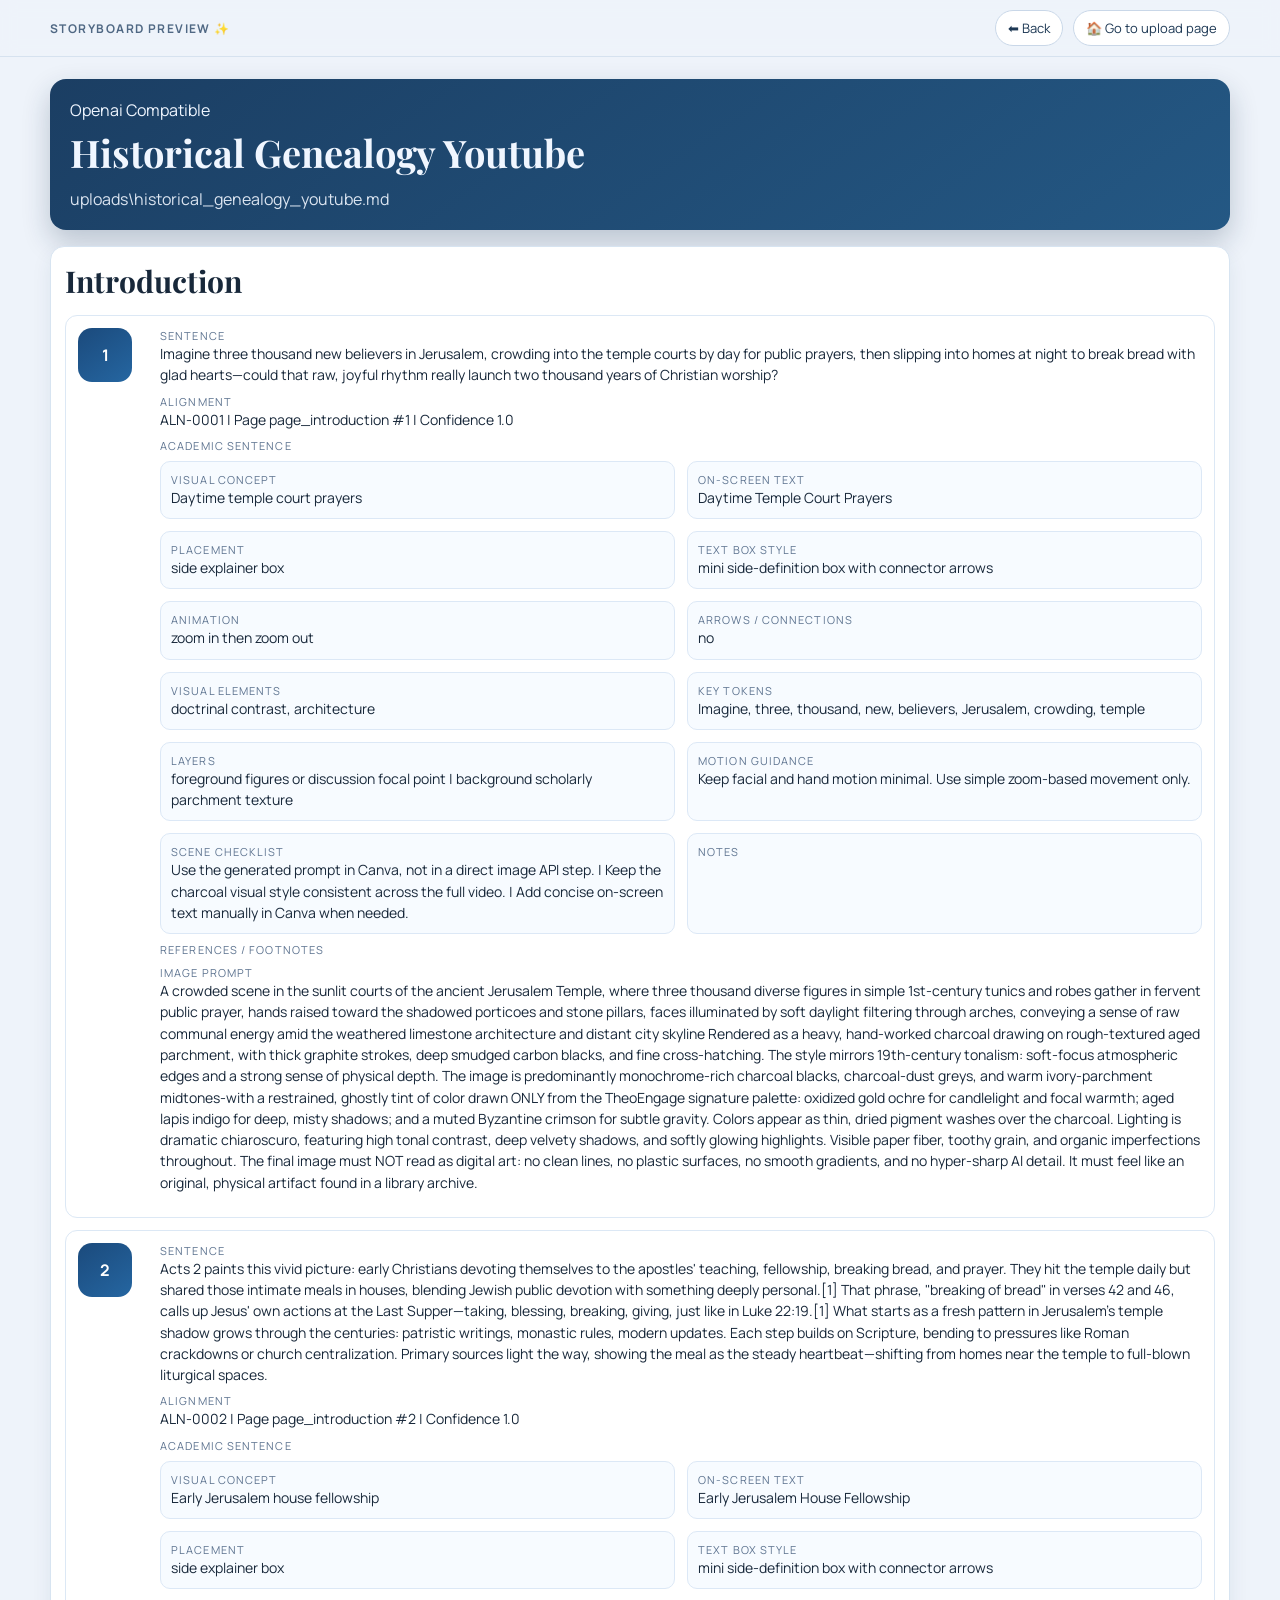
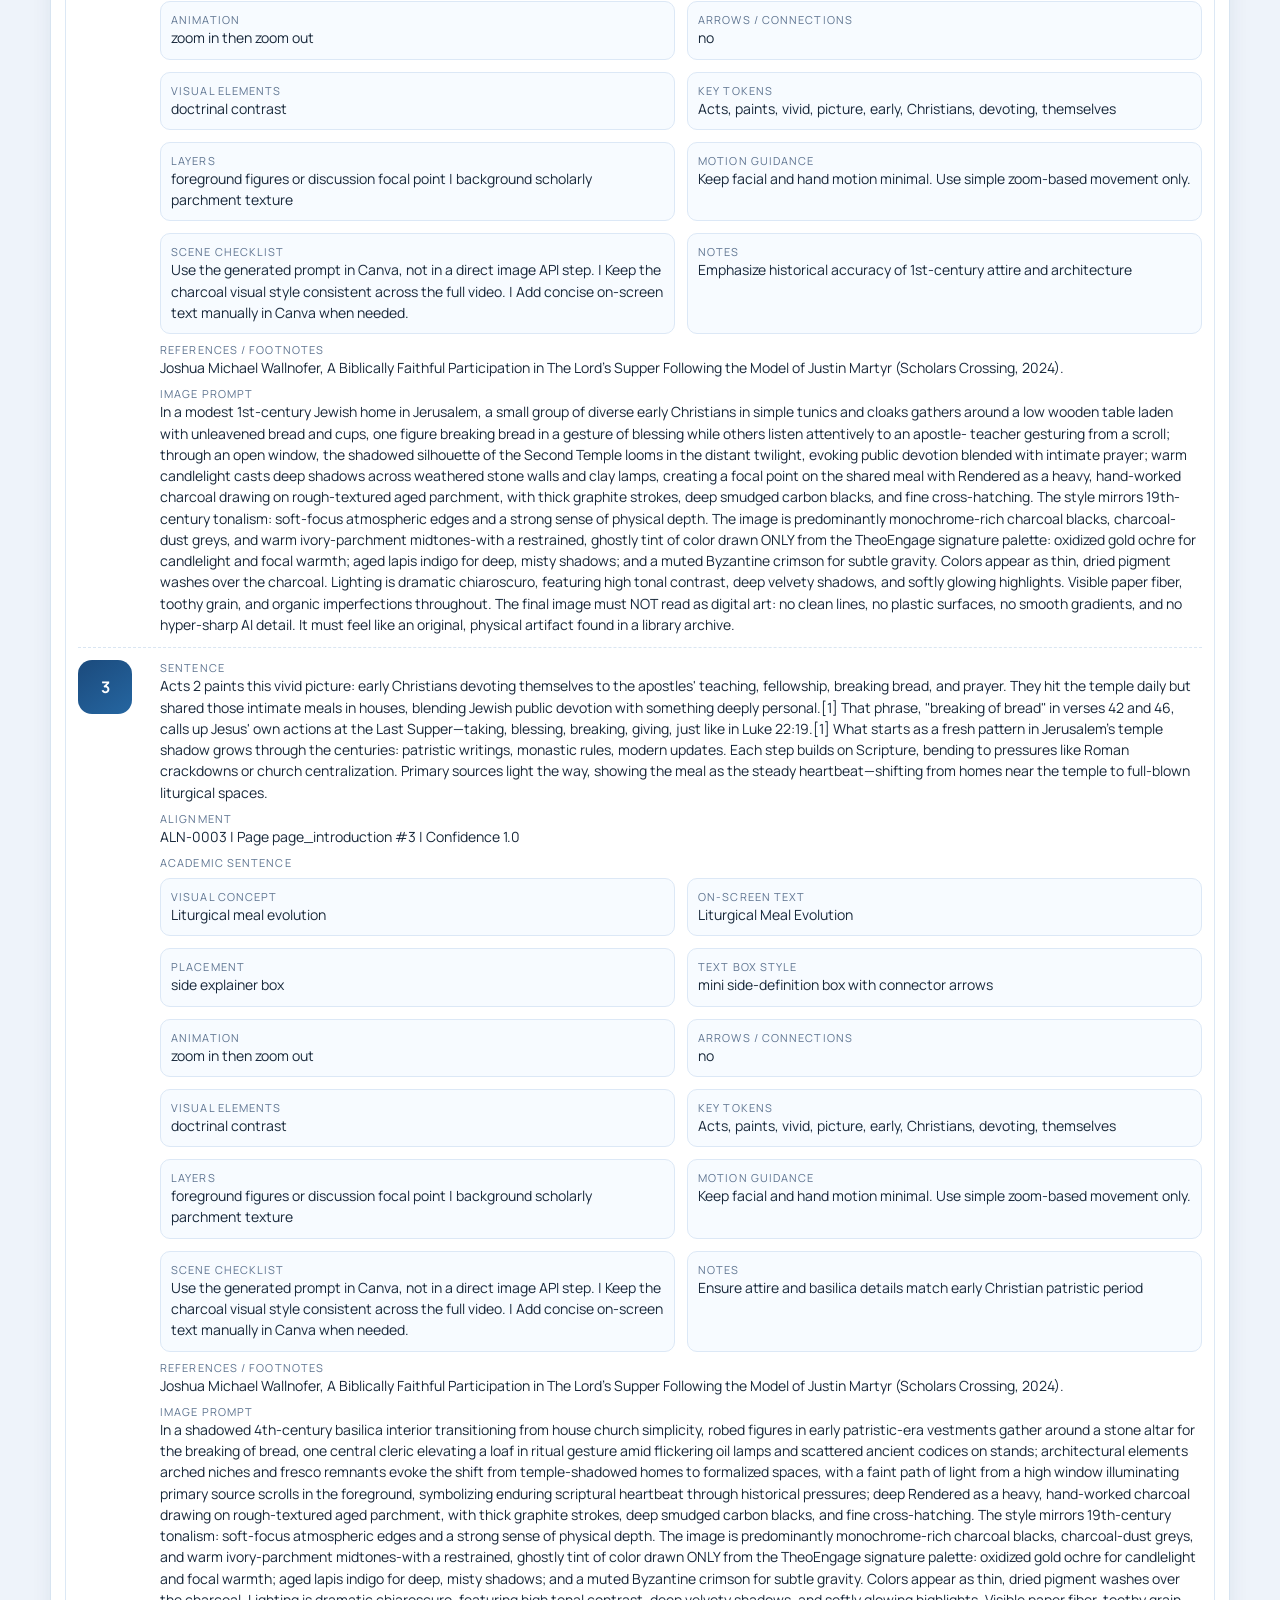
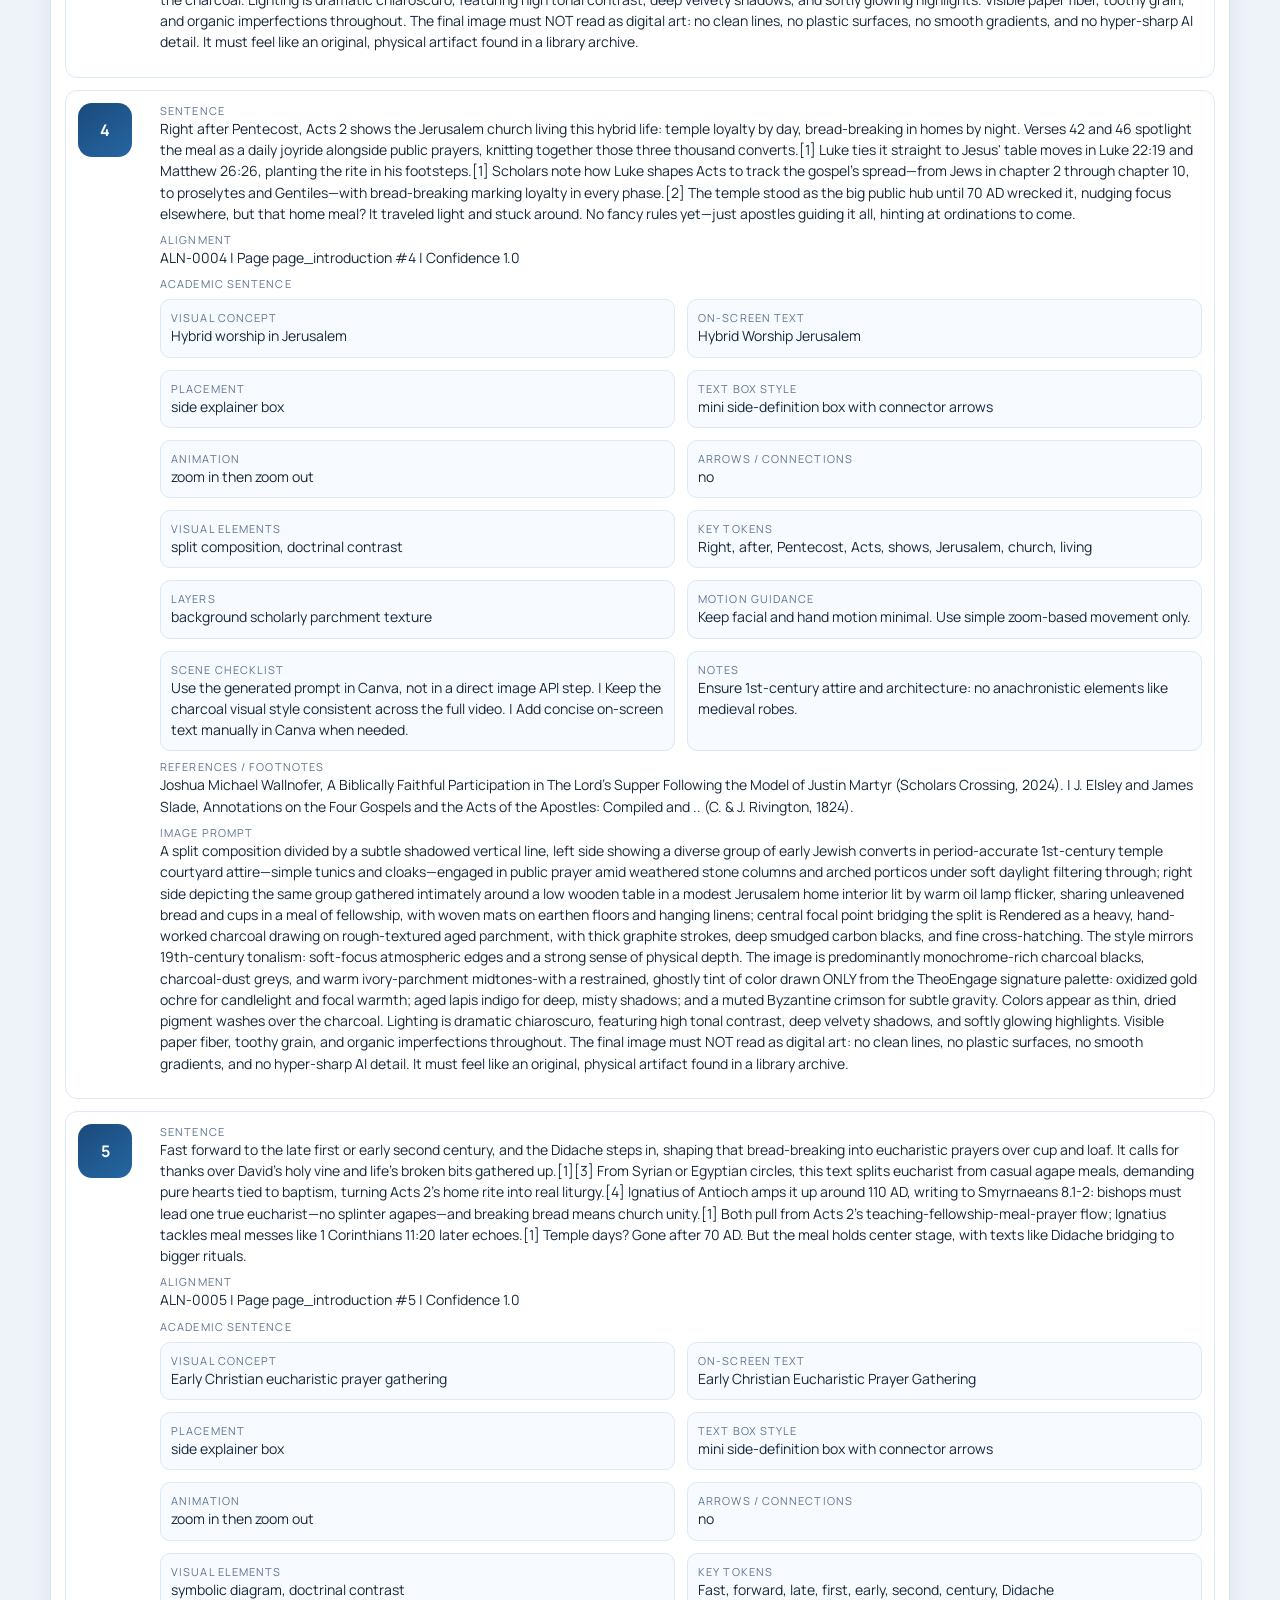
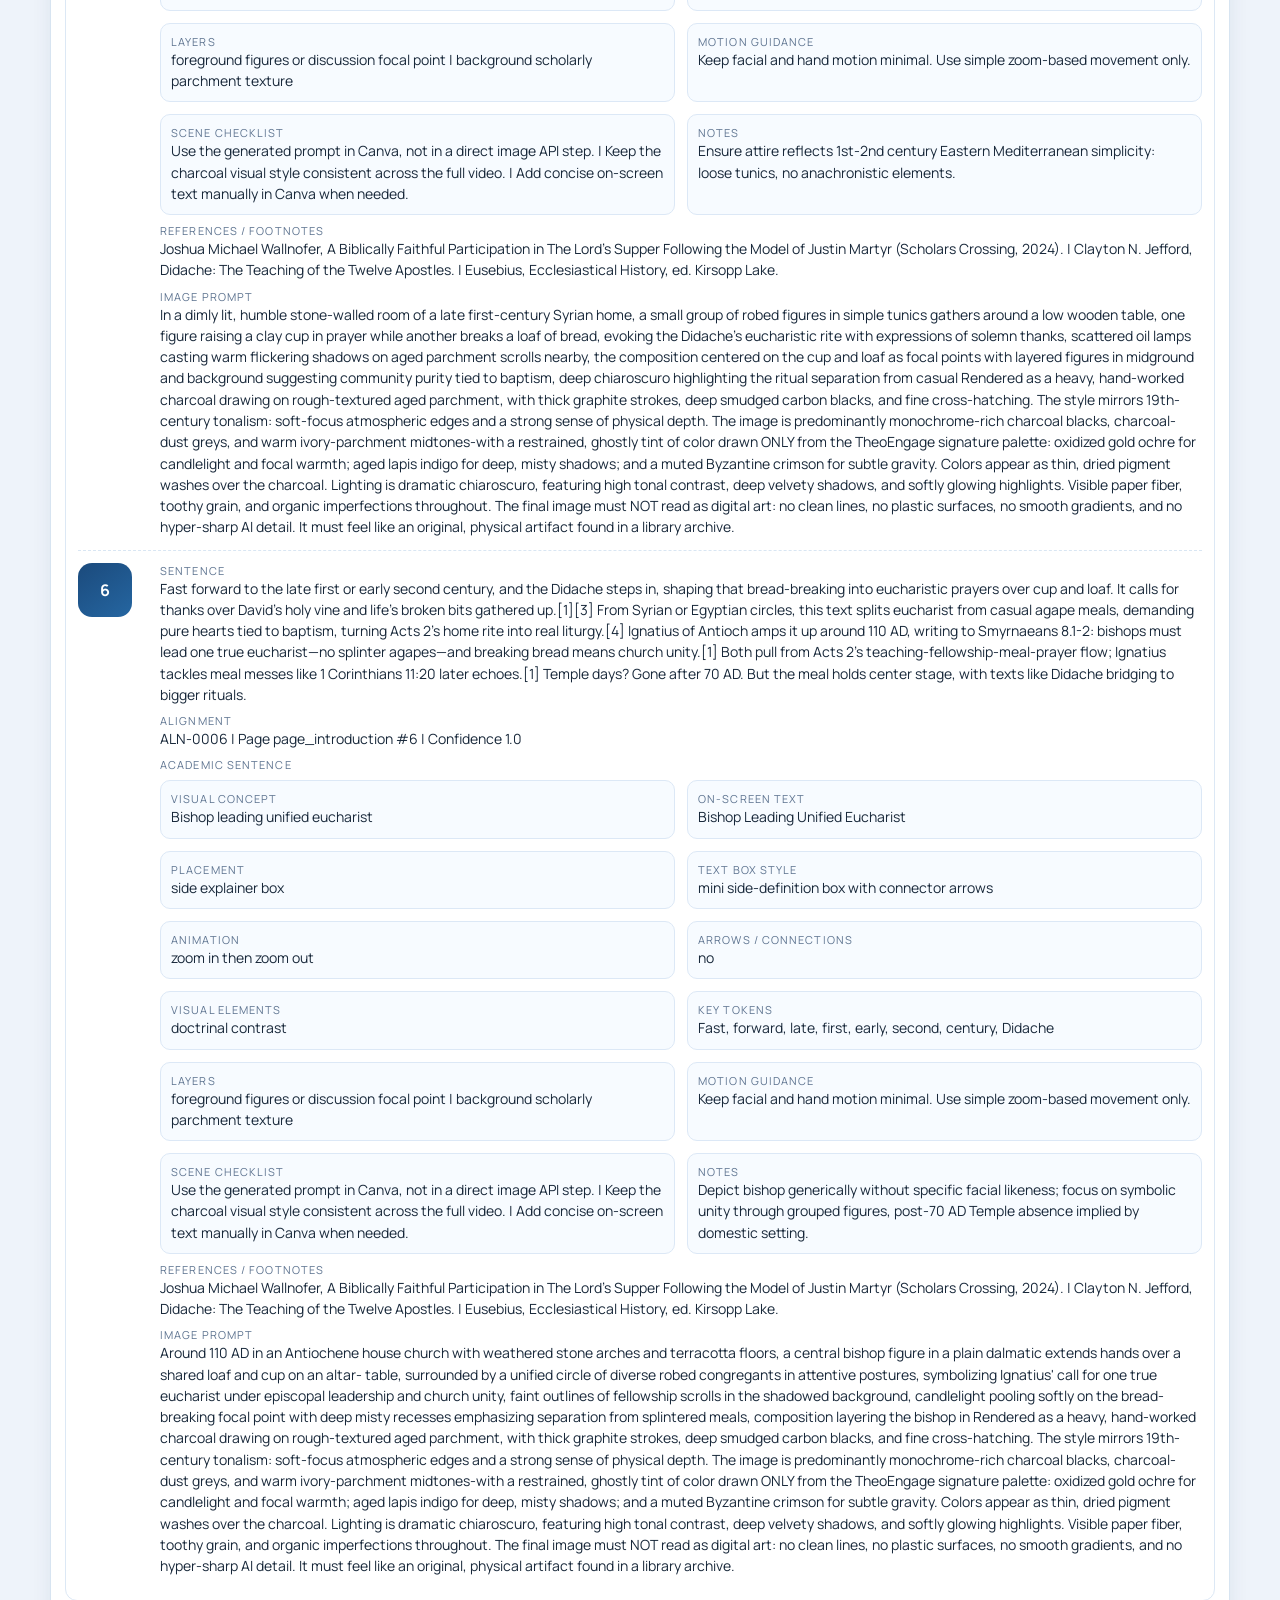
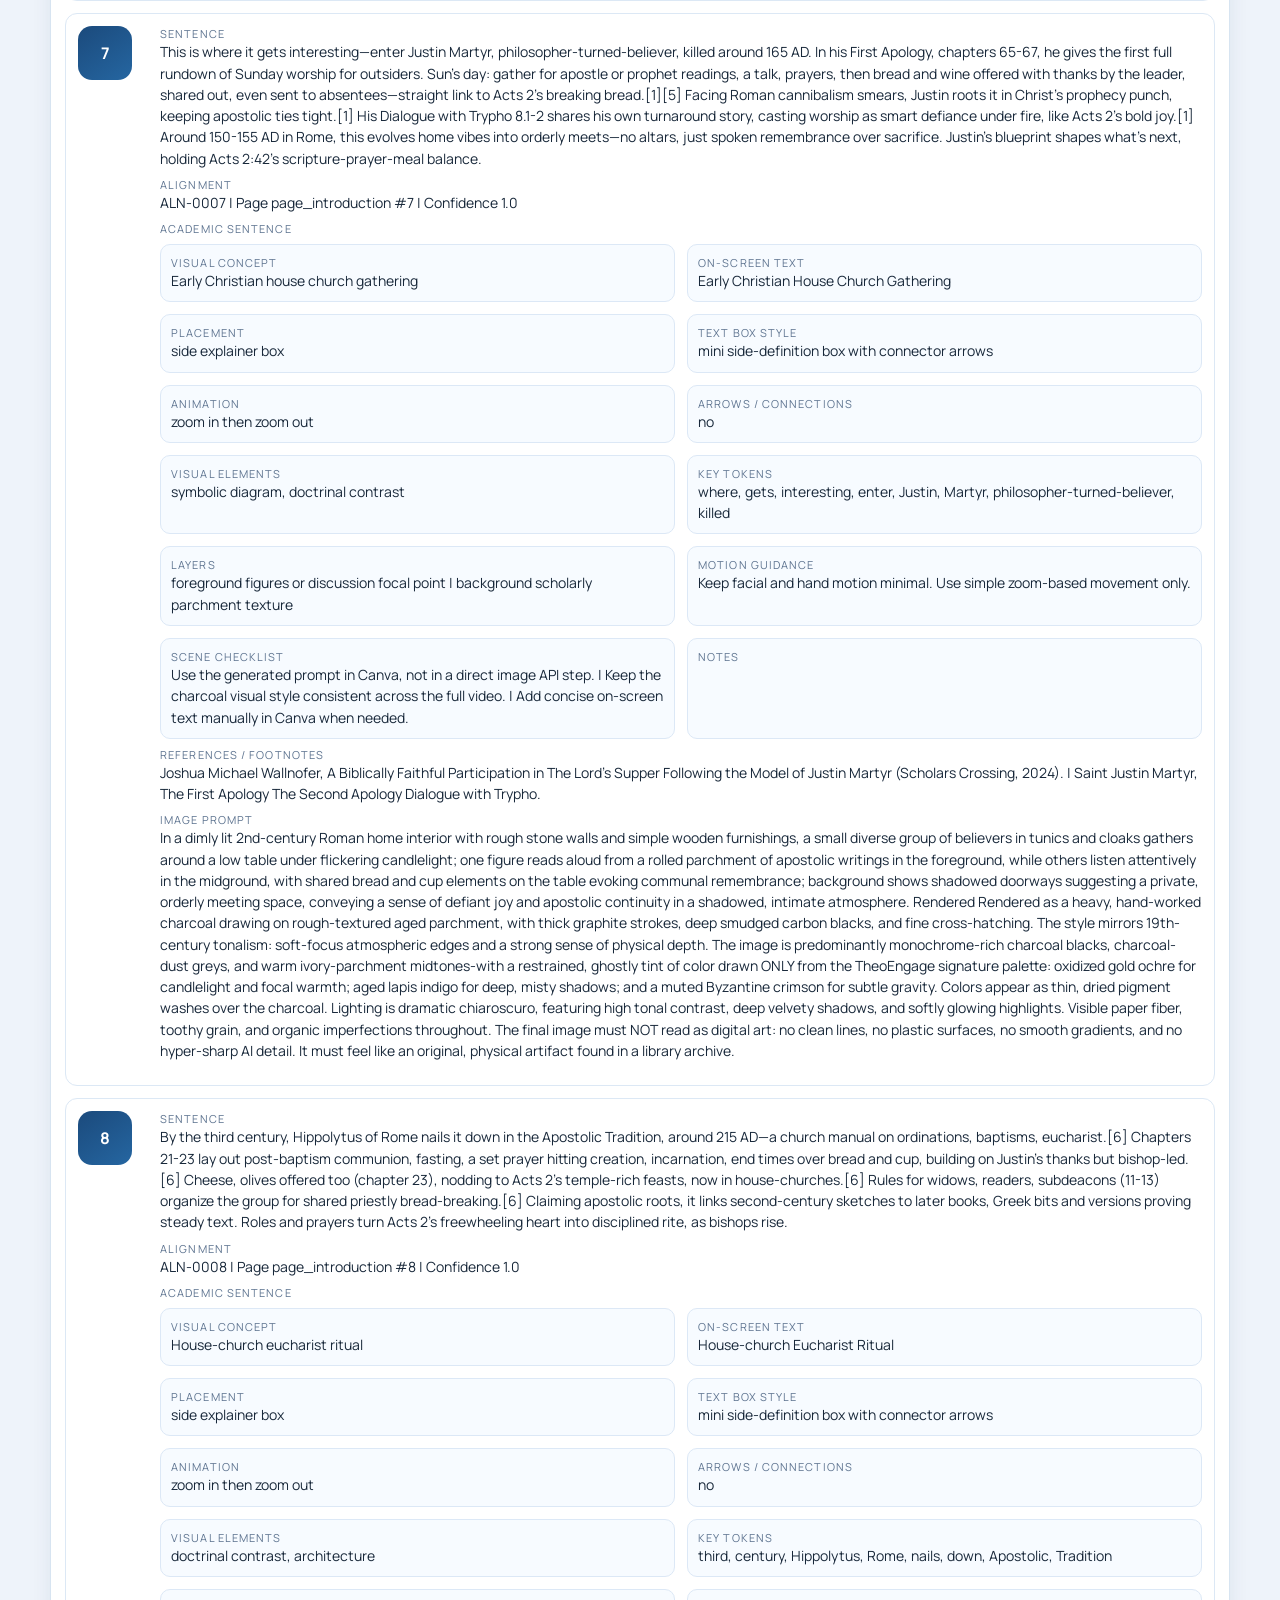
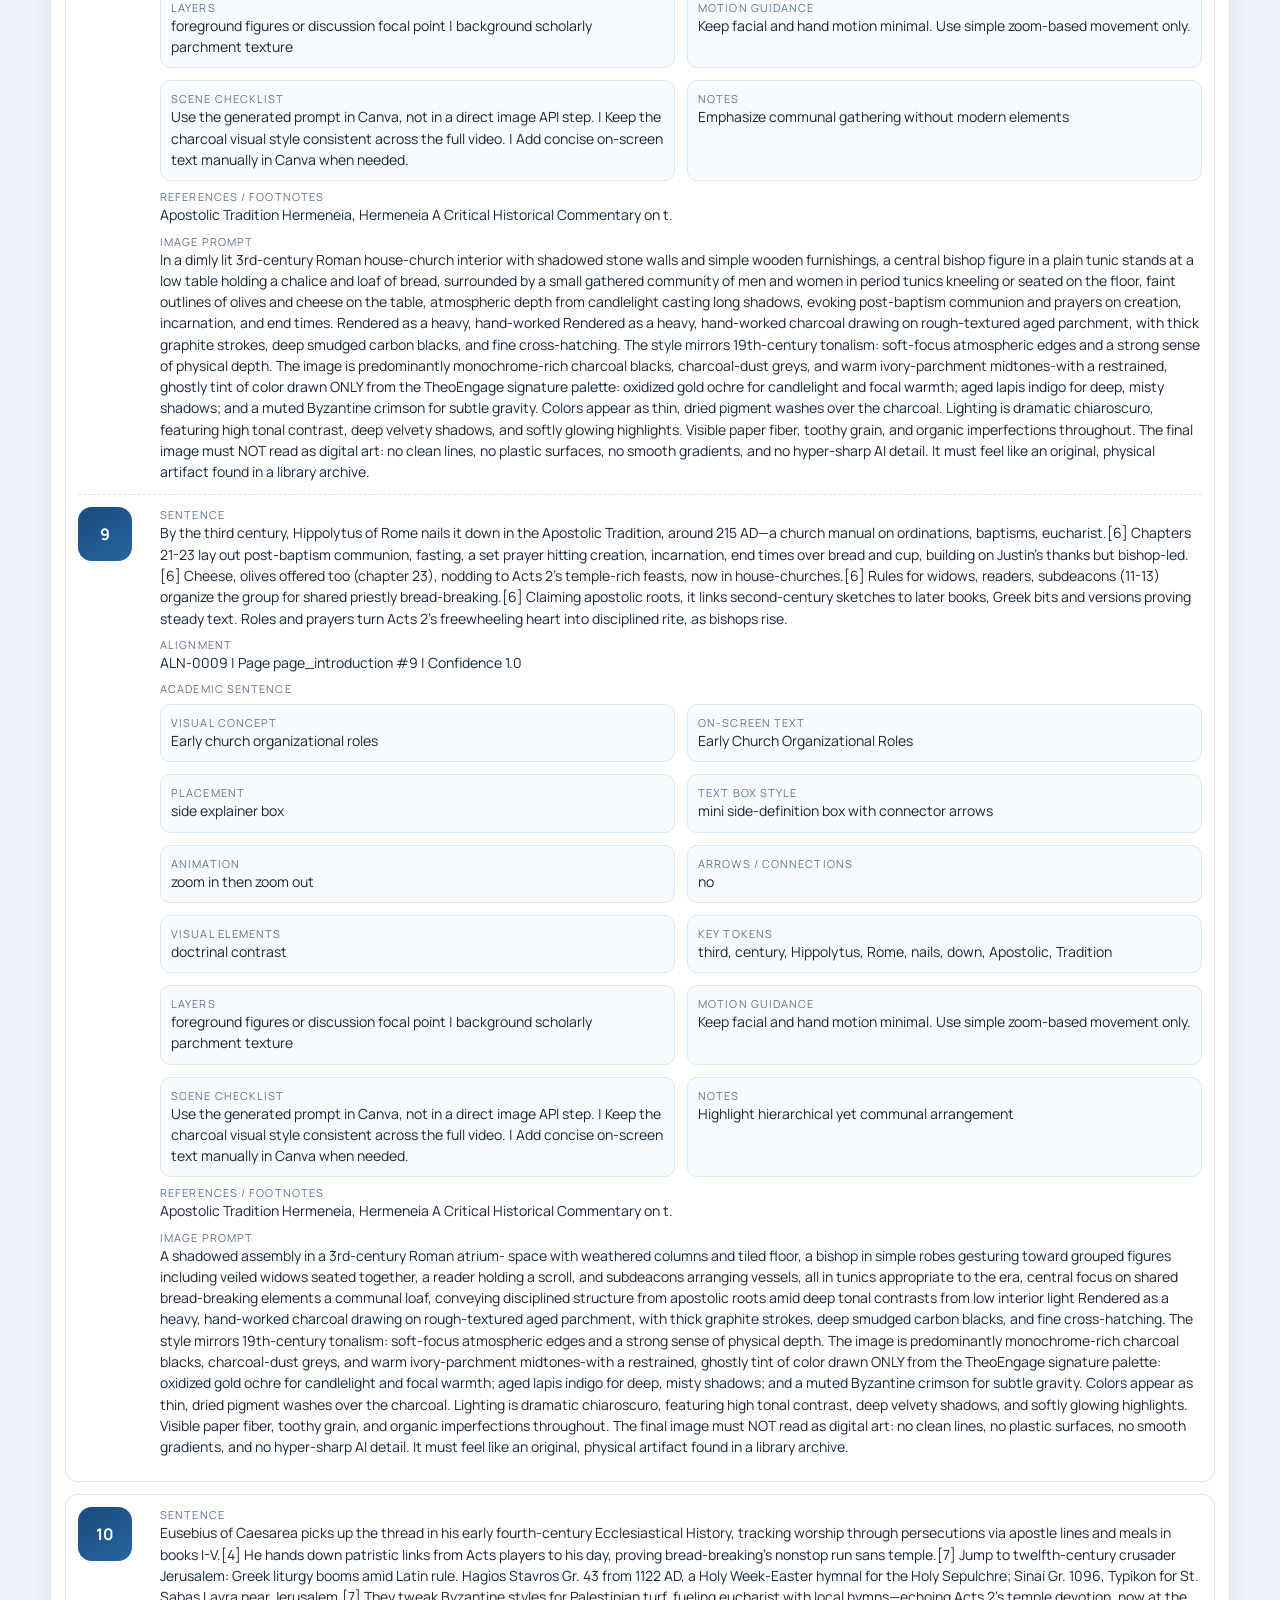
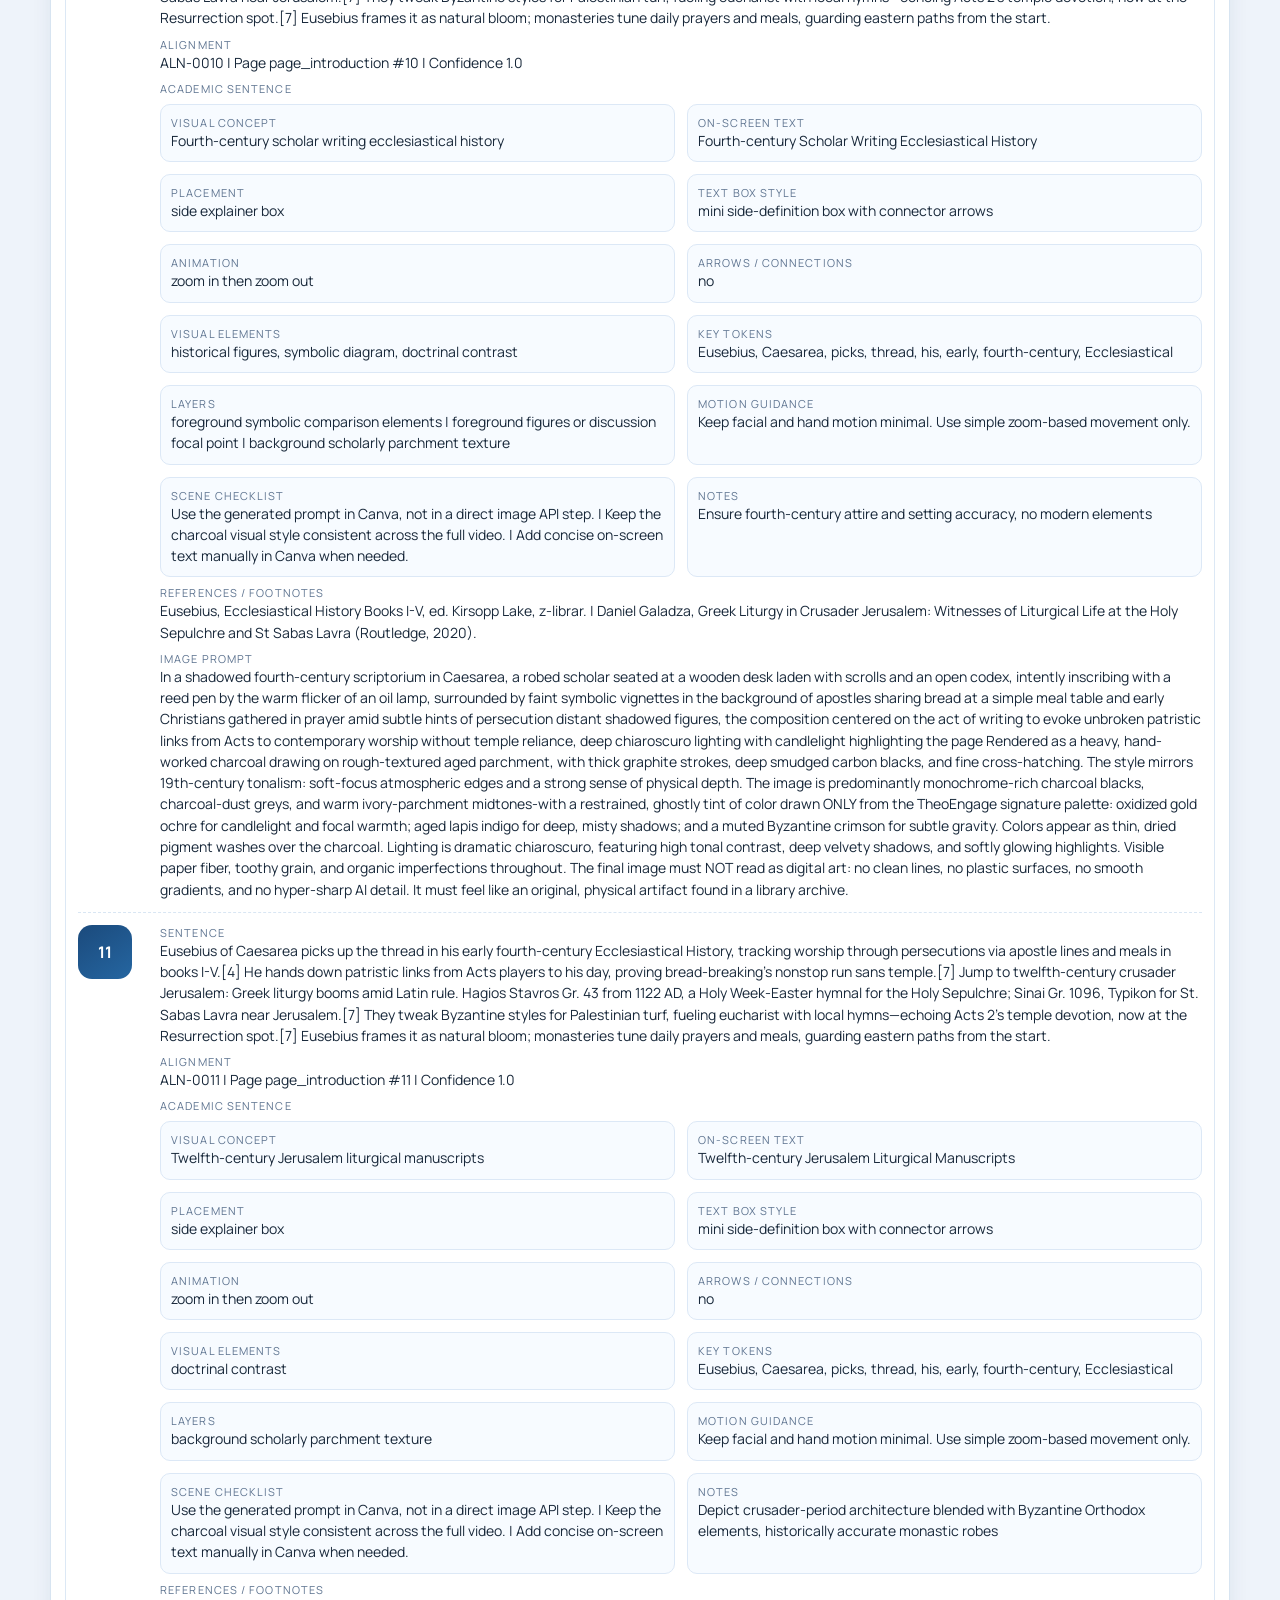
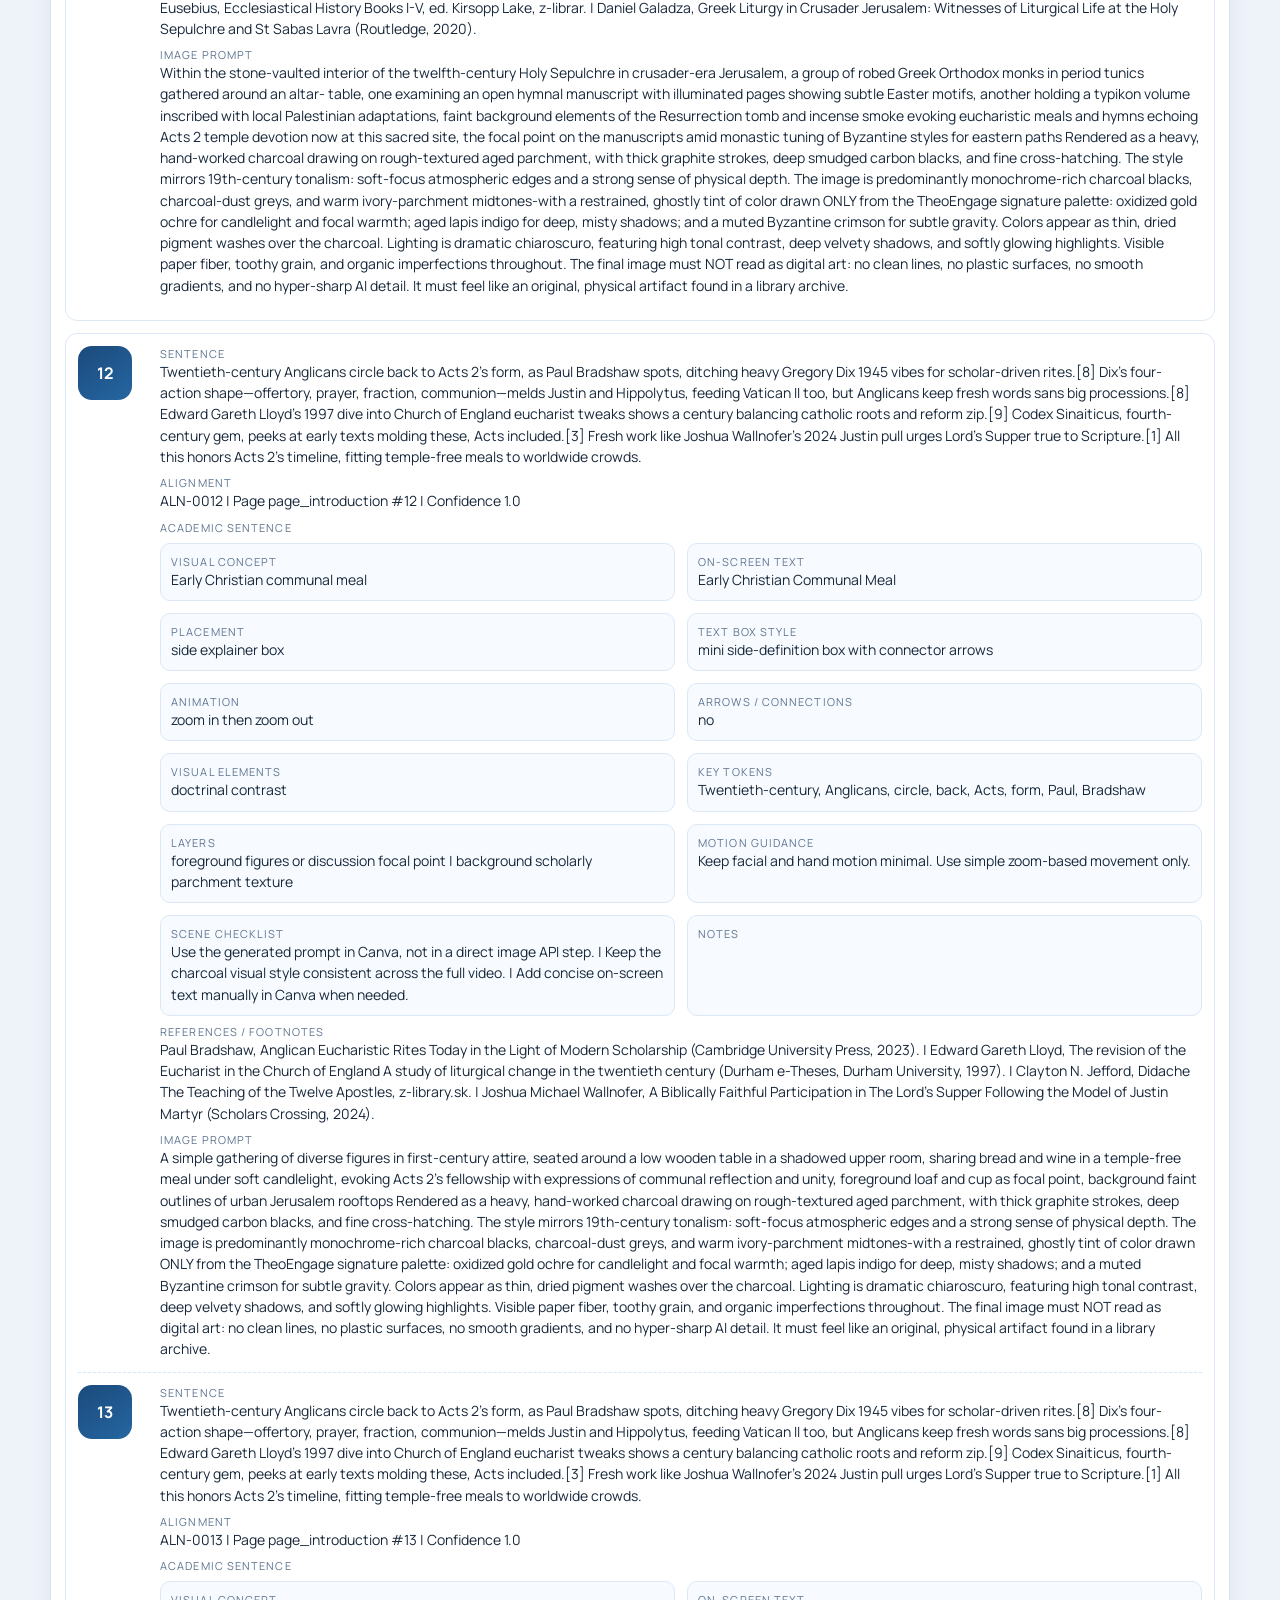
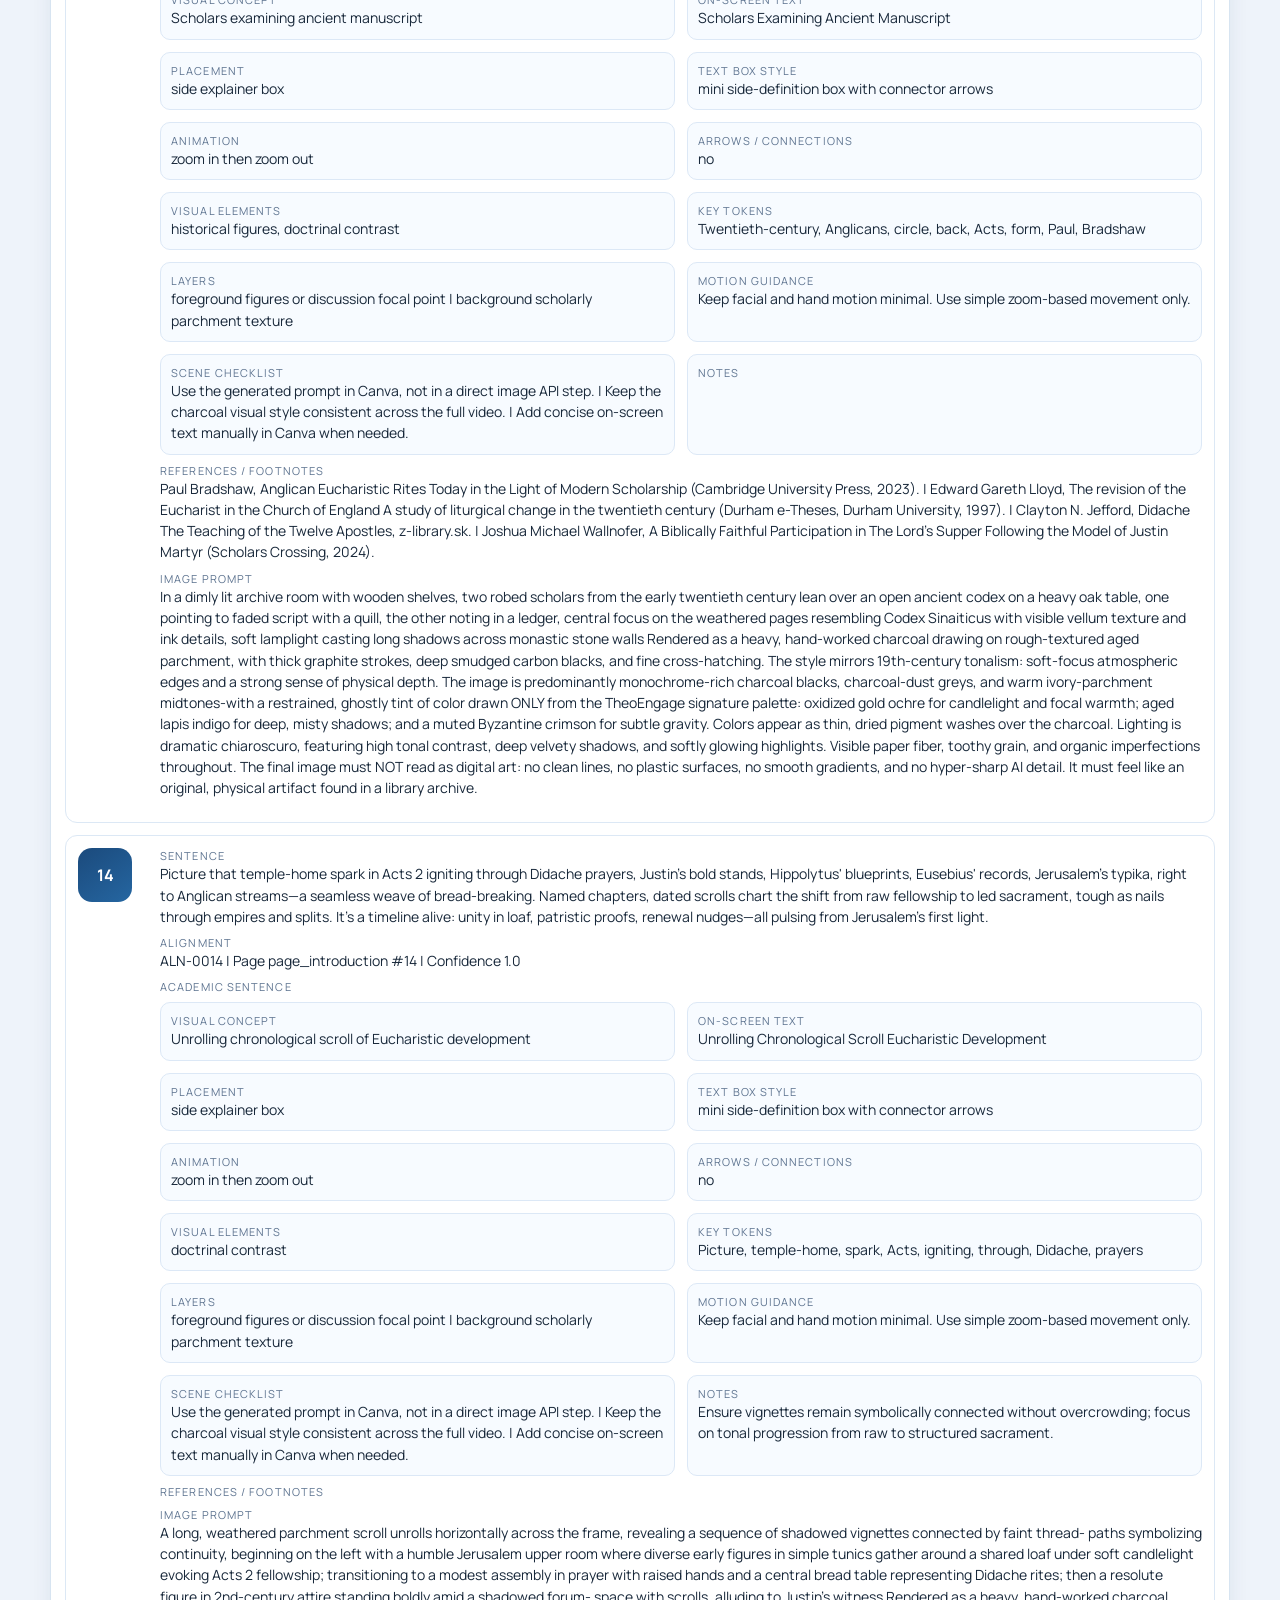
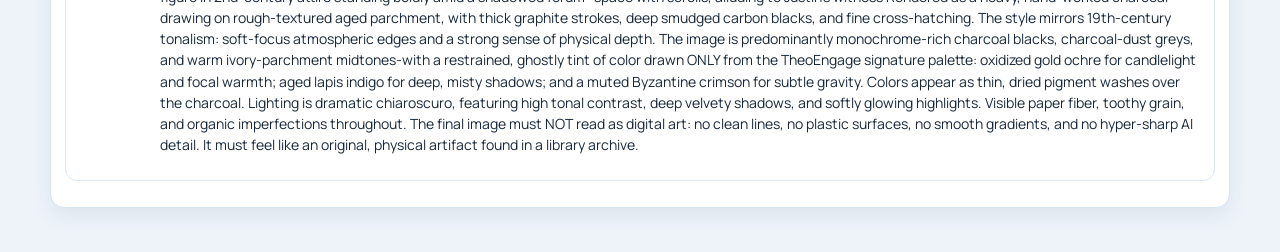
<file: output/historical_genealogy_youtube/storyboard_preview.html>
<!DOCTYPE html>
<html lang="en">
<head>
  <meta charset="utf-8">
  <meta name="viewport" content="width=device-width, initial-scale=1.0">
  <title>Historical Genealogy Youtube</title>
  <link rel="preconnect" href="https://fonts.googleapis.com">
  <link rel="preconnect" href="https://fonts.gstatic.com" crossorigin>
  <link href="https://fonts.googleapis.com/css2?family=Manrope:wght@400;500;600;700;800&family=Playfair+Display:wght@600;700;800&display=swap" rel="stylesheet">
  <style>
    body { margin: 0; font-family: Manrope, Arial, sans-serif; background: #eef3fa; color: #18283a; }
    .wrap { max-width: 1180px; margin: 0 auto; padding: 22px 14px 44px; }
    .top-nav { position: sticky; top: 0; z-index: 20; backdrop-filter: blur(8px); background: rgba(238,243,250,.92); border-bottom: 1px solid #d6e2ef; }
    .top-nav-inner { max-width: 1180px; margin: 0 auto; padding: 10px 14px; display: flex; align-items: center; justify-content: space-between; gap: 10px; }
    .top-nav strong { font-size: 12px; letter-spacing: .12em; text-transform: uppercase; color: #506884; }
    .top-actions { display: flex; gap: 10px; flex-wrap: wrap; }
    .top-actions a, .top-actions button { border: 1px solid #c9d7e8; border-radius: 999px; padding: 8px 12px; background: white; color: #1d3854; text-decoration: none; font: inherit; font-size: 13px; cursor: pointer; }
    .hero { background: linear-gradient(145deg, #1b3e63, #245884); color: #f0f6ff; border-radius: 16px; padding: 20px; box-shadow: 0 12px 28px rgba(19, 47, 77, .24); }
    .hero h1 { margin: 6px 0 10px; font-family: "Playfair Display", Georgia, serif; font-size: 38px; }
    .hero p { margin: 0; opacity: .9; }
    .section { margin-top: 16px; background: white; border: 1px solid #d7e4f1; border-radius: 14px; padding: 14px; box-shadow: 0 8px 20px rgba(29, 58, 90, .08); }
    .section h2 { margin: 0 0 14px; font-family: "Playfair Display", Georgia, serif; font-size: 30px; }
    .paragraph { border: 1px solid #dce8f5; border-radius: 12px; padding: 12px; margin-bottom: 12px; }
    .scene { display: grid; grid-template-columns: 70px 1fr; gap: 12px; padding: 12px 0; border-top: 1px dashed #d9e6f3; }
    .scene:first-child { border-top: 0; padding-top: 0; }
    .badge { width: 54px; height: 54px; border-radius: 14px; background: linear-gradient(145deg, #1b4a7c, #2566a1); color: white; display: flex; align-items: center; justify-content: center; font-weight: 700; }
    .meta { display: grid; gap: 8px; }
    .label { font-size: 11px; text-transform: uppercase; letter-spacing: .1em; color: #5e7490; }
    .value { font-size: 14px; line-height: 1.52; }
    .grid { display: grid; grid-template-columns: repeat(2, minmax(0,1fr)); gap: 12px; }
    .card { background: #f7fbff; border: 1px solid #dce8f6; border-radius: 10px; padding: 10px; }
    @media (max-width: 780px) {
      .hero h1 { font-size: 30px; }
      .scene { grid-template-columns: 1fr; }
      .badge { width: 46px; height: 46px; }
      .grid { grid-template-columns: 1fr; }
    }
  </style>
</head>
<body>
  <div class="top-nav">
    <div class="top-nav-inner">
      <strong>Storyboard Preview ✨</strong>
      <div class="top-actions">
        <button type="button" onclick="window.history.back()">⬅ Back</button>
        <a href="/">🏠 Go to upload page</a>
      </div>
    </div>
  </div>
  <div class="wrap">
    <section class="hero">
      <div>Openai Compatible</div>
      <h1>Historical Genealogy Youtube</h1>
      <p>uploads\historical_genealogy_youtube.md</p>
    </section>
    
    <section class="section">
      <h2>Introduction</h2>
      
      <div class="paragraph">
        
        <div class="scene">
          <div class="badge">1</div>
          <div class="meta">
            <div>
              <div class="label">Sentence</div>
              <div class="value">Imagine three thousand new believers in Jerusalem, crowding into the temple courts by day for public prayers, then slipping into homes at night to break bread with glad hearts—could that raw, joyful rhythm really launch two thousand years of Christian worship?</div>
            </div>
            <div>
              <div class="label">Alignment</div>
              <div class="value">ALN-0001 | Page page_introduction #1 | Confidence 1.0</div>
            </div>
            <div>
              <div class="label">Academic sentence</div>
              <div class="value"></div>
            </div>
            <div class="grid">
              <div class="card"><div class="label">Visual concept</div><div class="value">Daytime temple court prayers</div></div>
              <div class="card"><div class="label">On-screen text</div><div class="value">Daytime Temple Court Prayers</div></div>
              <div class="card"><div class="label">Placement</div><div class="value">side explainer box</div></div>
              <div class="card"><div class="label">Text box style</div><div class="value">mini side-definition box with connector arrows</div></div>
              <div class="card"><div class="label">Animation</div><div class="value">zoom in then zoom out</div></div>
              <div class="card"><div class="label">Arrows / connections</div><div class="value">no</div></div>
              <div class="card"><div class="label">Visual elements</div><div class="value">doctrinal contrast, architecture</div></div>
              <div class="card"><div class="label">Key tokens</div><div class="value">Imagine, three, thousand, new, believers, Jerusalem, crowding, temple</div></div>
              <div class="card"><div class="label">Layers</div><div class="value">foreground figures or discussion focal point | background scholarly parchment texture</div></div>
              <div class="card"><div class="label">Motion guidance</div><div class="value">Keep facial and hand motion minimal. Use simple zoom-based movement only.</div></div>
              <div class="card"><div class="label">Scene checklist</div><div class="value">Use the generated prompt in Canva, not in a direct image API step. | Keep the charcoal visual style consistent across the full video. | Add concise on-screen text manually in Canva when needed.</div></div>
              <div class="card"><div class="label">Notes</div><div class="value"></div></div>
            </div>
            <div>
              <div class="label">References / footnotes</div>
              <div class="value"></div>
            </div>
            <div>
              <div class="label">Image prompt</div>
              <div class="value">A crowded scene in the sunlit courts of the ancient Jerusalem Temple, where three thousand diverse figures in simple 1st-century tunics and robes gather in fervent public prayer, hands raised toward the shadowed porticoes and stone pillars, faces illuminated by soft daylight filtering through arches, conveying a sense of raw communal energy amid the weathered limestone architecture and distant city skyline Rendered as a heavy, hand-worked charcoal drawing on rough-textured aged parchment, with thick graphite strokes, deep smudged carbon blacks, and fine cross-hatching. The style mirrors 19th-century tonalism: soft-focus atmospheric edges and a strong sense of physical depth. The image is predominantly monochrome-rich charcoal blacks, charcoal-dust greys, and warm ivory-parchment midtones-with a restrained, ghostly tint of color drawn ONLY from the TheoEngage signature palette: oxidized gold ochre for candlelight and focal warmth; aged lapis indigo for deep, misty shadows; and a muted Byzantine crimson for subtle gravity. Colors appear as thin, dried pigment washes over the charcoal. Lighting is dramatic chiaroscuro, featuring high tonal contrast, deep velvety shadows, and softly glowing highlights. Visible paper fiber, toothy grain, and organic imperfections throughout. The final image must NOT read as digital art: no clean lines, no plastic surfaces, no smooth gradients, and no hyper-sharp AI detail. It must feel like an original, physical artifact found in a library archive.</div>
            </div>
          </div>
        </div>
        
      </div>
      
      <div class="paragraph">
        
        <div class="scene">
          <div class="badge">2</div>
          <div class="meta">
            <div>
              <div class="label">Sentence</div>
              <div class="value">Acts 2 paints this vivid picture: early Christians devoting themselves to the apostles' teaching, fellowship, breaking bread, and prayer. They hit the temple daily but shared those intimate meals in houses, blending Jewish public devotion with something deeply personal.[1] That phrase, "breaking of bread" in verses 42 and 46, calls up Jesus' own actions at the Last Supper—taking, blessing, breaking, giving, just like in Luke 22:19.[1] What starts as a fresh pattern in Jerusalem's temple shadow grows through the centuries: patristic writings, monastic rules, modern updates. Each step builds on Scripture, bending to pressures like Roman crackdowns or church centralization. Primary sources light the way, showing the meal as the steady heartbeat—shifting from homes near the temple to full-blown liturgical spaces.</div>
            </div>
            <div>
              <div class="label">Alignment</div>
              <div class="value">ALN-0002 | Page page_introduction #2 | Confidence 1.0</div>
            </div>
            <div>
              <div class="label">Academic sentence</div>
              <div class="value"></div>
            </div>
            <div class="grid">
              <div class="card"><div class="label">Visual concept</div><div class="value">Early Jerusalem house fellowship</div></div>
              <div class="card"><div class="label">On-screen text</div><div class="value">Early Jerusalem House Fellowship</div></div>
              <div class="card"><div class="label">Placement</div><div class="value">side explainer box</div></div>
              <div class="card"><div class="label">Text box style</div><div class="value">mini side-definition box with connector arrows</div></div>
              <div class="card"><div class="label">Animation</div><div class="value">zoom in then zoom out</div></div>
              <div class="card"><div class="label">Arrows / connections</div><div class="value">no</div></div>
              <div class="card"><div class="label">Visual elements</div><div class="value">doctrinal contrast</div></div>
              <div class="card"><div class="label">Key tokens</div><div class="value">Acts, paints, vivid, picture, early, Christians, devoting, themselves</div></div>
              <div class="card"><div class="label">Layers</div><div class="value">foreground figures or discussion focal point | background scholarly parchment texture</div></div>
              <div class="card"><div class="label">Motion guidance</div><div class="value">Keep facial and hand motion minimal. Use simple zoom-based movement only.</div></div>
              <div class="card"><div class="label">Scene checklist</div><div class="value">Use the generated prompt in Canva, not in a direct image API step. | Keep the charcoal visual style consistent across the full video. | Add concise on-screen text manually in Canva when needed.</div></div>
              <div class="card"><div class="label">Notes</div><div class="value">Emphasize historical accuracy of 1st-century attire and architecture</div></div>
            </div>
            <div>
              <div class="label">References / footnotes</div>
              <div class="value">Joshua Michael Wallnofer, A Biblically Faithful Participation in The Lord’s Supper Following the Model of Justin Martyr (Scholars Crossing, 2024).</div>
            </div>
            <div>
              <div class="label">Image prompt</div>
              <div class="value">In a modest 1st-century Jewish home in Jerusalem, a small group of diverse early Christians in simple tunics and cloaks gathers around a low wooden table laden with unleavened bread and cups, one figure breaking bread in a gesture of blessing while others listen attentively to an apostle- teacher gesturing from a scroll; through an open window, the shadowed silhouette of the Second Temple looms in the distant twilight, evoking public devotion blended with intimate prayer; warm candlelight casts deep shadows across weathered stone walls and clay lamps, creating a focal point on the shared meal with Rendered as a heavy, hand-worked charcoal drawing on rough-textured aged parchment, with thick graphite strokes, deep smudged carbon blacks, and fine cross-hatching. The style mirrors 19th-century tonalism: soft-focus atmospheric edges and a strong sense of physical depth. The image is predominantly monochrome-rich charcoal blacks, charcoal-dust greys, and warm ivory-parchment midtones-with a restrained, ghostly tint of color drawn ONLY from the TheoEngage signature palette: oxidized gold ochre for candlelight and focal warmth; aged lapis indigo for deep, misty shadows; and a muted Byzantine crimson for subtle gravity. Colors appear as thin, dried pigment washes over the charcoal. Lighting is dramatic chiaroscuro, featuring high tonal contrast, deep velvety shadows, and softly glowing highlights. Visible paper fiber, toothy grain, and organic imperfections throughout. The final image must NOT read as digital art: no clean lines, no plastic surfaces, no smooth gradients, and no hyper-sharp AI detail. It must feel like an original, physical artifact found in a library archive.</div>
            </div>
          </div>
        </div>
        
        <div class="scene">
          <div class="badge">3</div>
          <div class="meta">
            <div>
              <div class="label">Sentence</div>
              <div class="value">Acts 2 paints this vivid picture: early Christians devoting themselves to the apostles' teaching, fellowship, breaking bread, and prayer. They hit the temple daily but shared those intimate meals in houses, blending Jewish public devotion with something deeply personal.[1] That phrase, "breaking of bread" in verses 42 and 46, calls up Jesus' own actions at the Last Supper—taking, blessing, breaking, giving, just like in Luke 22:19.[1] What starts as a fresh pattern in Jerusalem's temple shadow grows through the centuries: patristic writings, monastic rules, modern updates. Each step builds on Scripture, bending to pressures like Roman crackdowns or church centralization. Primary sources light the way, showing the meal as the steady heartbeat—shifting from homes near the temple to full-blown liturgical spaces.</div>
            </div>
            <div>
              <div class="label">Alignment</div>
              <div class="value">ALN-0003 | Page page_introduction #3 | Confidence 1.0</div>
            </div>
            <div>
              <div class="label">Academic sentence</div>
              <div class="value"></div>
            </div>
            <div class="grid">
              <div class="card"><div class="label">Visual concept</div><div class="value">Liturgical meal evolution</div></div>
              <div class="card"><div class="label">On-screen text</div><div class="value">Liturgical Meal Evolution</div></div>
              <div class="card"><div class="label">Placement</div><div class="value">side explainer box</div></div>
              <div class="card"><div class="label">Text box style</div><div class="value">mini side-definition box with connector arrows</div></div>
              <div class="card"><div class="label">Animation</div><div class="value">zoom in then zoom out</div></div>
              <div class="card"><div class="label">Arrows / connections</div><div class="value">no</div></div>
              <div class="card"><div class="label">Visual elements</div><div class="value">doctrinal contrast</div></div>
              <div class="card"><div class="label">Key tokens</div><div class="value">Acts, paints, vivid, picture, early, Christians, devoting, themselves</div></div>
              <div class="card"><div class="label">Layers</div><div class="value">foreground figures or discussion focal point | background scholarly parchment texture</div></div>
              <div class="card"><div class="label">Motion guidance</div><div class="value">Keep facial and hand motion minimal. Use simple zoom-based movement only.</div></div>
              <div class="card"><div class="label">Scene checklist</div><div class="value">Use the generated prompt in Canva, not in a direct image API step. | Keep the charcoal visual style consistent across the full video. | Add concise on-screen text manually in Canva when needed.</div></div>
              <div class="card"><div class="label">Notes</div><div class="value">Ensure attire and basilica details match early Christian patristic period</div></div>
            </div>
            <div>
              <div class="label">References / footnotes</div>
              <div class="value">Joshua Michael Wallnofer, A Biblically Faithful Participation in The Lord’s Supper Following the Model of Justin Martyr (Scholars Crossing, 2024).</div>
            </div>
            <div>
              <div class="label">Image prompt</div>
              <div class="value">In a shadowed 4th-century basilica interior transitioning from house church simplicity, robed figures in early patristic-era vestments gather around a stone altar for the breaking of bread, one central cleric elevating a loaf in ritual gesture amid flickering oil lamps and scattered ancient codices on stands; architectural elements arched niches and fresco remnants evoke the shift from temple-shadowed homes to formalized spaces, with a faint path of light from a high window illuminating primary source scrolls in the foreground, symbolizing enduring scriptural heartbeat through historical pressures; deep Rendered as a heavy, hand-worked charcoal drawing on rough-textured aged parchment, with thick graphite strokes, deep smudged carbon blacks, and fine cross-hatching. The style mirrors 19th-century tonalism: soft-focus atmospheric edges and a strong sense of physical depth. The image is predominantly monochrome-rich charcoal blacks, charcoal-dust greys, and warm ivory-parchment midtones-with a restrained, ghostly tint of color drawn ONLY from the TheoEngage signature palette: oxidized gold ochre for candlelight and focal warmth; aged lapis indigo for deep, misty shadows; and a muted Byzantine crimson for subtle gravity. Colors appear as thin, dried pigment washes over the charcoal. Lighting is dramatic chiaroscuro, featuring high tonal contrast, deep velvety shadows, and softly glowing highlights. Visible paper fiber, toothy grain, and organic imperfections throughout. The final image must NOT read as digital art: no clean lines, no plastic surfaces, no smooth gradients, and no hyper-sharp AI detail. It must feel like an original, physical artifact found in a library archive.</div>
            </div>
          </div>
        </div>
        
      </div>
      
      <div class="paragraph">
        
        <div class="scene">
          <div class="badge">4</div>
          <div class="meta">
            <div>
              <div class="label">Sentence</div>
              <div class="value">Right after Pentecost, Acts 2 shows the Jerusalem church living this hybrid life: temple loyalty by day, bread-breaking in homes by night. Verses 42 and 46 spotlight the meal as a daily joyride alongside public prayers, knitting together those three thousand converts.[1] Luke ties it straight to Jesus' table moves in Luke 22:19 and Matthew 26:26, planting the rite in his footsteps.[1] Scholars note how Luke shapes Acts to track the gospel's spread—from Jews in chapter 2 through chapter 10, to proselytes and Gentiles—with bread-breaking marking loyalty in every phase.[2] The temple stood as the big public hub until 70 AD wrecked it, nudging focus elsewhere, but that home meal? It traveled light and stuck around. No fancy rules yet—just apostles guiding it all, hinting at ordinations to come.</div>
            </div>
            <div>
              <div class="label">Alignment</div>
              <div class="value">ALN-0004 | Page page_introduction #4 | Confidence 1.0</div>
            </div>
            <div>
              <div class="label">Academic sentence</div>
              <div class="value"></div>
            </div>
            <div class="grid">
              <div class="card"><div class="label">Visual concept</div><div class="value">Hybrid worship in Jerusalem</div></div>
              <div class="card"><div class="label">On-screen text</div><div class="value">Hybrid Worship Jerusalem</div></div>
              <div class="card"><div class="label">Placement</div><div class="value">side explainer box</div></div>
              <div class="card"><div class="label">Text box style</div><div class="value">mini side-definition box with connector arrows</div></div>
              <div class="card"><div class="label">Animation</div><div class="value">zoom in then zoom out</div></div>
              <div class="card"><div class="label">Arrows / connections</div><div class="value">no</div></div>
              <div class="card"><div class="label">Visual elements</div><div class="value">split composition, doctrinal contrast</div></div>
              <div class="card"><div class="label">Key tokens</div><div class="value">Right, after, Pentecost, Acts, shows, Jerusalem, church, living</div></div>
              <div class="card"><div class="label">Layers</div><div class="value">background scholarly parchment texture</div></div>
              <div class="card"><div class="label">Motion guidance</div><div class="value">Keep facial and hand motion minimal. Use simple zoom-based movement only.</div></div>
              <div class="card"><div class="label">Scene checklist</div><div class="value">Use the generated prompt in Canva, not in a direct image API step. | Keep the charcoal visual style consistent across the full video. | Add concise on-screen text manually in Canva when needed.</div></div>
              <div class="card"><div class="label">Notes</div><div class="value">Ensure 1st-century attire and architecture: no anachronistic elements like medieval robes.</div></div>
            </div>
            <div>
              <div class="label">References / footnotes</div>
              <div class="value">Joshua Michael Wallnofer, A Biblically Faithful Participation in The Lord’s Supper Following the Model of Justin Martyr (Scholars Crossing, 2024). | J. Elsley and James Slade, Annotations on the Four Gospels and the Acts of the Apostles: Compiled and .. (C. & J. Rivington, 1824).</div>
            </div>
            <div>
              <div class="label">Image prompt</div>
              <div class="value">A split composition divided by a subtle shadowed vertical line, left side showing a diverse group of early Jewish converts in period-accurate 1st-century temple courtyard attire—simple tunics and cloaks—engaged in public prayer amid weathered stone columns and arched porticos under soft daylight filtering through; right side depicting the same group gathered intimately around a low wooden table in a modest Jerusalem home interior lit by warm oil lamp flicker, sharing unleavened bread and cups in a meal of fellowship, with woven mats on earthen floors and hanging linens; central focal point bridging the split is Rendered as a heavy, hand-worked charcoal drawing on rough-textured aged parchment, with thick graphite strokes, deep smudged carbon blacks, and fine cross-hatching. The style mirrors 19th-century tonalism: soft-focus atmospheric edges and a strong sense of physical depth. The image is predominantly monochrome-rich charcoal blacks, charcoal-dust greys, and warm ivory-parchment midtones-with a restrained, ghostly tint of color drawn ONLY from the TheoEngage signature palette: oxidized gold ochre for candlelight and focal warmth; aged lapis indigo for deep, misty shadows; and a muted Byzantine crimson for subtle gravity. Colors appear as thin, dried pigment washes over the charcoal. Lighting is dramatic chiaroscuro, featuring high tonal contrast, deep velvety shadows, and softly glowing highlights. Visible paper fiber, toothy grain, and organic imperfections throughout. The final image must NOT read as digital art: no clean lines, no plastic surfaces, no smooth gradients, and no hyper-sharp AI detail. It must feel like an original, physical artifact found in a library archive.</div>
            </div>
          </div>
        </div>
        
      </div>
      
      <div class="paragraph">
        
        <div class="scene">
          <div class="badge">5</div>
          <div class="meta">
            <div>
              <div class="label">Sentence</div>
              <div class="value">Fast forward to the late first or early second century, and the Didache steps in, shaping that bread-breaking into eucharistic prayers over cup and loaf. It calls for thanks over David's holy vine and life's broken bits gathered up.[1][3] From Syrian or Egyptian circles, this text splits eucharist from casual agape meals, demanding pure hearts tied to baptism, turning Acts 2's home rite into real liturgy.[4] Ignatius of Antioch amps it up around 110 AD, writing to Smyrnaeans 8.1-2: bishops must lead one true eucharist—no splinter agapes—and breaking bread means church unity.[1] Both pull from Acts 2's teaching-fellowship-meal-prayer flow; Ignatius tackles meal messes like 1 Corinthians 11:20 later echoes.[1] Temple days? Gone after 70 AD. But the meal holds center stage, with texts like Didache bridging to bigger rituals.</div>
            </div>
            <div>
              <div class="label">Alignment</div>
              <div class="value">ALN-0005 | Page page_introduction #5 | Confidence 1.0</div>
            </div>
            <div>
              <div class="label">Academic sentence</div>
              <div class="value"></div>
            </div>
            <div class="grid">
              <div class="card"><div class="label">Visual concept</div><div class="value">Early Christian eucharistic prayer gathering</div></div>
              <div class="card"><div class="label">On-screen text</div><div class="value">Early Christian Eucharistic Prayer Gathering</div></div>
              <div class="card"><div class="label">Placement</div><div class="value">side explainer box</div></div>
              <div class="card"><div class="label">Text box style</div><div class="value">mini side-definition box with connector arrows</div></div>
              <div class="card"><div class="label">Animation</div><div class="value">zoom in then zoom out</div></div>
              <div class="card"><div class="label">Arrows / connections</div><div class="value">no</div></div>
              <div class="card"><div class="label">Visual elements</div><div class="value">symbolic diagram, doctrinal contrast</div></div>
              <div class="card"><div class="label">Key tokens</div><div class="value">Fast, forward, late, first, early, second, century, Didache</div></div>
              <div class="card"><div class="label">Layers</div><div class="value">foreground figures or discussion focal point | background scholarly parchment texture</div></div>
              <div class="card"><div class="label">Motion guidance</div><div class="value">Keep facial and hand motion minimal. Use simple zoom-based movement only.</div></div>
              <div class="card"><div class="label">Scene checklist</div><div class="value">Use the generated prompt in Canva, not in a direct image API step. | Keep the charcoal visual style consistent across the full video. | Add concise on-screen text manually in Canva when needed.</div></div>
              <div class="card"><div class="label">Notes</div><div class="value">Ensure attire reflects 1st-2nd century Eastern Mediterranean simplicity: loose tunics, no anachronistic elements.</div></div>
            </div>
            <div>
              <div class="label">References / footnotes</div>
              <div class="value">Joshua Michael Wallnofer, A Biblically Faithful Participation in The Lord’s Supper Following the Model of Justin Martyr (Scholars Crossing, 2024). | Clayton N. Jefford, Didache: The Teaching of the Twelve Apostles. | Eusebius, Ecclesiastical History, ed. Kirsopp Lake.</div>
            </div>
            <div>
              <div class="label">Image prompt</div>
              <div class="value">In a dimly lit, humble stone-walled room of a late first-century Syrian home, a small group of robed figures in simple tunics gathers around a low wooden table, one figure raising a clay cup in prayer while another breaks a loaf of bread, evoking the Didache's eucharistic rite with expressions of solemn thanks, scattered oil lamps casting warm flickering shadows on aged parchment scrolls nearby, the composition centered on the cup and loaf as focal points with layered figures in midground and background suggesting community purity tied to baptism, deep chiaroscuro highlighting the ritual separation from casual Rendered as a heavy, hand-worked charcoal drawing on rough-textured aged parchment, with thick graphite strokes, deep smudged carbon blacks, and fine cross-hatching. The style mirrors 19th-century tonalism: soft-focus atmospheric edges and a strong sense of physical depth. The image is predominantly monochrome-rich charcoal blacks, charcoal-dust greys, and warm ivory-parchment midtones-with a restrained, ghostly tint of color drawn ONLY from the TheoEngage signature palette: oxidized gold ochre for candlelight and focal warmth; aged lapis indigo for deep, misty shadows; and a muted Byzantine crimson for subtle gravity. Colors appear as thin, dried pigment washes over the charcoal. Lighting is dramatic chiaroscuro, featuring high tonal contrast, deep velvety shadows, and softly glowing highlights. Visible paper fiber, toothy grain, and organic imperfections throughout. The final image must NOT read as digital art: no clean lines, no plastic surfaces, no smooth gradients, and no hyper-sharp AI detail. It must feel like an original, physical artifact found in a library archive.</div>
            </div>
          </div>
        </div>
        
        <div class="scene">
          <div class="badge">6</div>
          <div class="meta">
            <div>
              <div class="label">Sentence</div>
              <div class="value">Fast forward to the late first or early second century, and the Didache steps in, shaping that bread-breaking into eucharistic prayers over cup and loaf. It calls for thanks over David's holy vine and life's broken bits gathered up.[1][3] From Syrian or Egyptian circles, this text splits eucharist from casual agape meals, demanding pure hearts tied to baptism, turning Acts 2's home rite into real liturgy.[4] Ignatius of Antioch amps it up around 110 AD, writing to Smyrnaeans 8.1-2: bishops must lead one true eucharist—no splinter agapes—and breaking bread means church unity.[1] Both pull from Acts 2's teaching-fellowship-meal-prayer flow; Ignatius tackles meal messes like 1 Corinthians 11:20 later echoes.[1] Temple days? Gone after 70 AD. But the meal holds center stage, with texts like Didache bridging to bigger rituals.</div>
            </div>
            <div>
              <div class="label">Alignment</div>
              <div class="value">ALN-0006 | Page page_introduction #6 | Confidence 1.0</div>
            </div>
            <div>
              <div class="label">Academic sentence</div>
              <div class="value"></div>
            </div>
            <div class="grid">
              <div class="card"><div class="label">Visual concept</div><div class="value">Bishop leading unified eucharist</div></div>
              <div class="card"><div class="label">On-screen text</div><div class="value">Bishop Leading Unified Eucharist</div></div>
              <div class="card"><div class="label">Placement</div><div class="value">side explainer box</div></div>
              <div class="card"><div class="label">Text box style</div><div class="value">mini side-definition box with connector arrows</div></div>
              <div class="card"><div class="label">Animation</div><div class="value">zoom in then zoom out</div></div>
              <div class="card"><div class="label">Arrows / connections</div><div class="value">no</div></div>
              <div class="card"><div class="label">Visual elements</div><div class="value">doctrinal contrast</div></div>
              <div class="card"><div class="label">Key tokens</div><div class="value">Fast, forward, late, first, early, second, century, Didache</div></div>
              <div class="card"><div class="label">Layers</div><div class="value">foreground figures or discussion focal point | background scholarly parchment texture</div></div>
              <div class="card"><div class="label">Motion guidance</div><div class="value">Keep facial and hand motion minimal. Use simple zoom-based movement only.</div></div>
              <div class="card"><div class="label">Scene checklist</div><div class="value">Use the generated prompt in Canva, not in a direct image API step. | Keep the charcoal visual style consistent across the full video. | Add concise on-screen text manually in Canva when needed.</div></div>
              <div class="card"><div class="label">Notes</div><div class="value">Depict bishop generically without specific facial likeness; focus on symbolic unity through grouped figures, post-70 AD Temple absence implied by domestic setting.</div></div>
            </div>
            <div>
              <div class="label">References / footnotes</div>
              <div class="value">Joshua Michael Wallnofer, A Biblically Faithful Participation in The Lord’s Supper Following the Model of Justin Martyr (Scholars Crossing, 2024). | Clayton N. Jefford, Didache: The Teaching of the Twelve Apostles. | Eusebius, Ecclesiastical History, ed. Kirsopp Lake.</div>
            </div>
            <div>
              <div class="label">Image prompt</div>
              <div class="value">Around 110 AD in an Antiochene house church with weathered stone arches and terracotta floors, a central bishop figure in a plain dalmatic extends hands over a shared loaf and cup on an altar- table, surrounded by a unified circle of diverse robed congregants in attentive postures, symbolizing Ignatius' call for one true eucharist under episcopal leadership and church unity, faint outlines of fellowship scrolls in the shadowed background, candlelight pooling softly on the bread-breaking focal point with deep misty recesses emphasizing separation from splintered meals, composition layering the bishop in Rendered as a heavy, hand-worked charcoal drawing on rough-textured aged parchment, with thick graphite strokes, deep smudged carbon blacks, and fine cross-hatching. The style mirrors 19th-century tonalism: soft-focus atmospheric edges and a strong sense of physical depth. The image is predominantly monochrome-rich charcoal blacks, charcoal-dust greys, and warm ivory-parchment midtones-with a restrained, ghostly tint of color drawn ONLY from the TheoEngage signature palette: oxidized gold ochre for candlelight and focal warmth; aged lapis indigo for deep, misty shadows; and a muted Byzantine crimson for subtle gravity. Colors appear as thin, dried pigment washes over the charcoal. Lighting is dramatic chiaroscuro, featuring high tonal contrast, deep velvety shadows, and softly glowing highlights. Visible paper fiber, toothy grain, and organic imperfections throughout. The final image must NOT read as digital art: no clean lines, no plastic surfaces, no smooth gradients, and no hyper-sharp AI detail. It must feel like an original, physical artifact found in a library archive.</div>
            </div>
          </div>
        </div>
        
      </div>
      
      <div class="paragraph">
        
        <div class="scene">
          <div class="badge">7</div>
          <div class="meta">
            <div>
              <div class="label">Sentence</div>
              <div class="value">This is where it gets interesting—enter Justin Martyr, philosopher-turned-believer, killed around 165 AD. In his First Apology, chapters 65-67, he gives the first full rundown of Sunday worship for outsiders. Sun's day: gather for apostle or prophet readings, a talk, prayers, then bread and wine offered with thanks by the leader, shared out, even sent to absentees—straight link to Acts 2's breaking bread.[1][5] Facing Roman cannibalism smears, Justin roots it in Christ's prophecy punch, keeping apostolic ties tight.[1] His Dialogue with Trypho 8.1-2 shares his own turnaround story, casting worship as smart defiance under fire, like Acts 2's bold joy.[1] Around 150-155 AD in Rome, this evolves home vibes into orderly meets—no altars, just spoken remembrance over sacrifice. Justin's blueprint shapes what's next, holding Acts 2:42's scripture-prayer-meal balance.</div>
            </div>
            <div>
              <div class="label">Alignment</div>
              <div class="value">ALN-0007 | Page page_introduction #7 | Confidence 1.0</div>
            </div>
            <div>
              <div class="label">Academic sentence</div>
              <div class="value"></div>
            </div>
            <div class="grid">
              <div class="card"><div class="label">Visual concept</div><div class="value">Early Christian house church gathering</div></div>
              <div class="card"><div class="label">On-screen text</div><div class="value">Early Christian House Church Gathering</div></div>
              <div class="card"><div class="label">Placement</div><div class="value">side explainer box</div></div>
              <div class="card"><div class="label">Text box style</div><div class="value">mini side-definition box with connector arrows</div></div>
              <div class="card"><div class="label">Animation</div><div class="value">zoom in then zoom out</div></div>
              <div class="card"><div class="label">Arrows / connections</div><div class="value">no</div></div>
              <div class="card"><div class="label">Visual elements</div><div class="value">symbolic diagram, doctrinal contrast</div></div>
              <div class="card"><div class="label">Key tokens</div><div class="value">where, gets, interesting, enter, Justin, Martyr, philosopher-turned-believer, killed</div></div>
              <div class="card"><div class="label">Layers</div><div class="value">foreground figures or discussion focal point | background scholarly parchment texture</div></div>
              <div class="card"><div class="label">Motion guidance</div><div class="value">Keep facial and hand motion minimal. Use simple zoom-based movement only.</div></div>
              <div class="card"><div class="label">Scene checklist</div><div class="value">Use the generated prompt in Canva, not in a direct image API step. | Keep the charcoal visual style consistent across the full video. | Add concise on-screen text manually in Canva when needed.</div></div>
              <div class="card"><div class="label">Notes</div><div class="value"></div></div>
            </div>
            <div>
              <div class="label">References / footnotes</div>
              <div class="value">Joshua Michael Wallnofer, A Biblically Faithful Participation in The Lord’s Supper Following the Model of Justin Martyr (Scholars Crossing, 2024). | Saint Justin Martyr, The First Apology The Second Apology Dialogue with Trypho.</div>
            </div>
            <div>
              <div class="label">Image prompt</div>
              <div class="value">In a dimly lit 2nd-century Roman home interior with rough stone walls and simple wooden furnishings, a small diverse group of believers in tunics and cloaks gathers around a low table under flickering candlelight; one figure reads aloud from a rolled parchment of apostolic writings in the foreground, while others listen attentively in the midground, with shared bread and cup elements on the table evoking communal remembrance; background shows shadowed doorways suggesting a private, orderly meeting space, conveying a sense of defiant joy and apostolic continuity in a shadowed, intimate atmosphere. Rendered Rendered as a heavy, hand-worked charcoal drawing on rough-textured aged parchment, with thick graphite strokes, deep smudged carbon blacks, and fine cross-hatching. The style mirrors 19th-century tonalism: soft-focus atmospheric edges and a strong sense of physical depth. The image is predominantly monochrome-rich charcoal blacks, charcoal-dust greys, and warm ivory-parchment midtones-with a restrained, ghostly tint of color drawn ONLY from the TheoEngage signature palette: oxidized gold ochre for candlelight and focal warmth; aged lapis indigo for deep, misty shadows; and a muted Byzantine crimson for subtle gravity. Colors appear as thin, dried pigment washes over the charcoal. Lighting is dramatic chiaroscuro, featuring high tonal contrast, deep velvety shadows, and softly glowing highlights. Visible paper fiber, toothy grain, and organic imperfections throughout. The final image must NOT read as digital art: no clean lines, no plastic surfaces, no smooth gradients, and no hyper-sharp AI detail. It must feel like an original, physical artifact found in a library archive.</div>
            </div>
          </div>
        </div>
        
      </div>
      
      <div class="paragraph">
        
        <div class="scene">
          <div class="badge">8</div>
          <div class="meta">
            <div>
              <div class="label">Sentence</div>
              <div class="value">By the third century, Hippolytus of Rome nails it down in the Apostolic Tradition, around 215 AD—a church manual on ordinations, baptisms, eucharist.[6] Chapters 21-23 lay out post-baptism communion, fasting, a set prayer hitting creation, incarnation, end times over bread and cup, building on Justin's thanks but bishop-led.[6] Cheese, olives offered too (chapter 23), nodding to Acts 2's temple-rich feasts, now in house-churches.[6] Rules for widows, readers, subdeacons (11-13) organize the group for shared priestly bread-breaking.[6] Claiming apostolic roots, it links second-century sketches to later books, Greek bits and versions proving steady text. Roles and prayers turn Acts 2's freewheeling heart into disciplined rite, as bishops rise.</div>
            </div>
            <div>
              <div class="label">Alignment</div>
              <div class="value">ALN-0008 | Page page_introduction #8 | Confidence 1.0</div>
            </div>
            <div>
              <div class="label">Academic sentence</div>
              <div class="value"></div>
            </div>
            <div class="grid">
              <div class="card"><div class="label">Visual concept</div><div class="value">House-church eucharist ritual</div></div>
              <div class="card"><div class="label">On-screen text</div><div class="value">House-church Eucharist Ritual</div></div>
              <div class="card"><div class="label">Placement</div><div class="value">side explainer box</div></div>
              <div class="card"><div class="label">Text box style</div><div class="value">mini side-definition box with connector arrows</div></div>
              <div class="card"><div class="label">Animation</div><div class="value">zoom in then zoom out</div></div>
              <div class="card"><div class="label">Arrows / connections</div><div class="value">no</div></div>
              <div class="card"><div class="label">Visual elements</div><div class="value">doctrinal contrast, architecture</div></div>
              <div class="card"><div class="label">Key tokens</div><div class="value">third, century, Hippolytus, Rome, nails, down, Apostolic, Tradition</div></div>
              <div class="card"><div class="label">Layers</div><div class="value">foreground figures or discussion focal point | background scholarly parchment texture</div></div>
              <div class="card"><div class="label">Motion guidance</div><div class="value">Keep facial and hand motion minimal. Use simple zoom-based movement only.</div></div>
              <div class="card"><div class="label">Scene checklist</div><div class="value">Use the generated prompt in Canva, not in a direct image API step. | Keep the charcoal visual style consistent across the full video. | Add concise on-screen text manually in Canva when needed.</div></div>
              <div class="card"><div class="label">Notes</div><div class="value">Emphasize communal gathering without modern elements</div></div>
            </div>
            <div>
              <div class="label">References / footnotes</div>
              <div class="value">Apostolic Tradition Hermeneia, Hermeneia A Critical Historical Commentary on t.</div>
            </div>
            <div>
              <div class="label">Image prompt</div>
              <div class="value">In a dimly lit 3rd-century Roman house-church interior with shadowed stone walls and simple wooden furnishings, a central bishop figure in a plain tunic stands at a low table holding a chalice and loaf of bread, surrounded by a small gathered community of men and women in period tunics kneeling or seated on the floor, faint outlines of olives and cheese on the table, atmospheric depth from candlelight casting long shadows, evoking post-baptism communion and prayers on creation, incarnation, and end times. Rendered as a heavy, hand-worked Rendered as a heavy, hand-worked charcoal drawing on rough-textured aged parchment, with thick graphite strokes, deep smudged carbon blacks, and fine cross-hatching. The style mirrors 19th-century tonalism: soft-focus atmospheric edges and a strong sense of physical depth. The image is predominantly monochrome-rich charcoal blacks, charcoal-dust greys, and warm ivory-parchment midtones-with a restrained, ghostly tint of color drawn ONLY from the TheoEngage signature palette: oxidized gold ochre for candlelight and focal warmth; aged lapis indigo for deep, misty shadows; and a muted Byzantine crimson for subtle gravity. Colors appear as thin, dried pigment washes over the charcoal. Lighting is dramatic chiaroscuro, featuring high tonal contrast, deep velvety shadows, and softly glowing highlights. Visible paper fiber, toothy grain, and organic imperfections throughout. The final image must NOT read as digital art: no clean lines, no plastic surfaces, no smooth gradients, and no hyper-sharp AI detail. It must feel like an original, physical artifact found in a library archive.</div>
            </div>
          </div>
        </div>
        
        <div class="scene">
          <div class="badge">9</div>
          <div class="meta">
            <div>
              <div class="label">Sentence</div>
              <div class="value">By the third century, Hippolytus of Rome nails it down in the Apostolic Tradition, around 215 AD—a church manual on ordinations, baptisms, eucharist.[6] Chapters 21-23 lay out post-baptism communion, fasting, a set prayer hitting creation, incarnation, end times over bread and cup, building on Justin's thanks but bishop-led.[6] Cheese, olives offered too (chapter 23), nodding to Acts 2's temple-rich feasts, now in house-churches.[6] Rules for widows, readers, subdeacons (11-13) organize the group for shared priestly bread-breaking.[6] Claiming apostolic roots, it links second-century sketches to later books, Greek bits and versions proving steady text. Roles and prayers turn Acts 2's freewheeling heart into disciplined rite, as bishops rise.</div>
            </div>
            <div>
              <div class="label">Alignment</div>
              <div class="value">ALN-0009 | Page page_introduction #9 | Confidence 1.0</div>
            </div>
            <div>
              <div class="label">Academic sentence</div>
              <div class="value"></div>
            </div>
            <div class="grid">
              <div class="card"><div class="label">Visual concept</div><div class="value">Early church organizational roles</div></div>
              <div class="card"><div class="label">On-screen text</div><div class="value">Early Church Organizational Roles</div></div>
              <div class="card"><div class="label">Placement</div><div class="value">side explainer box</div></div>
              <div class="card"><div class="label">Text box style</div><div class="value">mini side-definition box with connector arrows</div></div>
              <div class="card"><div class="label">Animation</div><div class="value">zoom in then zoom out</div></div>
              <div class="card"><div class="label">Arrows / connections</div><div class="value">no</div></div>
              <div class="card"><div class="label">Visual elements</div><div class="value">doctrinal contrast</div></div>
              <div class="card"><div class="label">Key tokens</div><div class="value">third, century, Hippolytus, Rome, nails, down, Apostolic, Tradition</div></div>
              <div class="card"><div class="label">Layers</div><div class="value">foreground figures or discussion focal point | background scholarly parchment texture</div></div>
              <div class="card"><div class="label">Motion guidance</div><div class="value">Keep facial and hand motion minimal. Use simple zoom-based movement only.</div></div>
              <div class="card"><div class="label">Scene checklist</div><div class="value">Use the generated prompt in Canva, not in a direct image API step. | Keep the charcoal visual style consistent across the full video. | Add concise on-screen text manually in Canva when needed.</div></div>
              <div class="card"><div class="label">Notes</div><div class="value">Highlight hierarchical yet communal arrangement</div></div>
            </div>
            <div>
              <div class="label">References / footnotes</div>
              <div class="value">Apostolic Tradition Hermeneia, Hermeneia A Critical Historical Commentary on t.</div>
            </div>
            <div>
              <div class="label">Image prompt</div>
              <div class="value">A shadowed assembly in a 3rd-century Roman atrium- space with weathered columns and tiled floor, a bishop in simple robes gesturing toward grouped figures including veiled widows seated together, a reader holding a scroll, and subdeacons arranging vessels, all in tunics appropriate to the era, central focus on shared bread-breaking elements a communal loaf, conveying disciplined structure from apostolic roots amid deep tonal contrasts from low interior light Rendered as a heavy, hand-worked charcoal drawing on rough-textured aged parchment, with thick graphite strokes, deep smudged carbon blacks, and fine cross-hatching. The style mirrors 19th-century tonalism: soft-focus atmospheric edges and a strong sense of physical depth. The image is predominantly monochrome-rich charcoal blacks, charcoal-dust greys, and warm ivory-parchment midtones-with a restrained, ghostly tint of color drawn ONLY from the TheoEngage signature palette: oxidized gold ochre for candlelight and focal warmth; aged lapis indigo for deep, misty shadows; and a muted Byzantine crimson for subtle gravity. Colors appear as thin, dried pigment washes over the charcoal. Lighting is dramatic chiaroscuro, featuring high tonal contrast, deep velvety shadows, and softly glowing highlights. Visible paper fiber, toothy grain, and organic imperfections throughout. The final image must NOT read as digital art: no clean lines, no plastic surfaces, no smooth gradients, and no hyper-sharp AI detail. It must feel like an original, physical artifact found in a library archive.</div>
            </div>
          </div>
        </div>
        
      </div>
      
      <div class="paragraph">
        
        <div class="scene">
          <div class="badge">10</div>
          <div class="meta">
            <div>
              <div class="label">Sentence</div>
              <div class="value">Eusebius of Caesarea picks up the thread in his early fourth-century Ecclesiastical History, tracking worship through persecutions via apostle lines and meals in books I-V.[4] He hands down patristic links from Acts players to his day, proving bread-breaking's nonstop run sans temple.[7] Jump to twelfth-century crusader Jerusalem: Greek liturgy booms amid Latin rule. Hagios Stavros Gr. 43 from 1122 AD, a Holy Week-Easter hymnal for the Holy Sepulchre; Sinai Gr. 1096, Typikon for St. Sabas Lavra near Jerusalem.[7] They tweak Byzantine styles for Palestinian turf, fueling eucharist with local hymns—echoing Acts 2's temple devotion, now at the Resurrection spot.[7] Eusebius frames it as natural bloom; monasteries tune daily prayers and meals, guarding eastern paths from the start.</div>
            </div>
            <div>
              <div class="label">Alignment</div>
              <div class="value">ALN-0010 | Page page_introduction #10 | Confidence 1.0</div>
            </div>
            <div>
              <div class="label">Academic sentence</div>
              <div class="value"></div>
            </div>
            <div class="grid">
              <div class="card"><div class="label">Visual concept</div><div class="value">Fourth-century scholar writing ecclesiastical history</div></div>
              <div class="card"><div class="label">On-screen text</div><div class="value">Fourth-century Scholar Writing Ecclesiastical History</div></div>
              <div class="card"><div class="label">Placement</div><div class="value">side explainer box</div></div>
              <div class="card"><div class="label">Text box style</div><div class="value">mini side-definition box with connector arrows</div></div>
              <div class="card"><div class="label">Animation</div><div class="value">zoom in then zoom out</div></div>
              <div class="card"><div class="label">Arrows / connections</div><div class="value">no</div></div>
              <div class="card"><div class="label">Visual elements</div><div class="value">historical figures, symbolic diagram, doctrinal contrast</div></div>
              <div class="card"><div class="label">Key tokens</div><div class="value">Eusebius, Caesarea, picks, thread, his, early, fourth-century, Ecclesiastical</div></div>
              <div class="card"><div class="label">Layers</div><div class="value">foreground symbolic comparison elements | foreground figures or discussion focal point | background scholarly parchment texture</div></div>
              <div class="card"><div class="label">Motion guidance</div><div class="value">Keep facial and hand motion minimal. Use simple zoom-based movement only.</div></div>
              <div class="card"><div class="label">Scene checklist</div><div class="value">Use the generated prompt in Canva, not in a direct image API step. | Keep the charcoal visual style consistent across the full video. | Add concise on-screen text manually in Canva when needed.</div></div>
              <div class="card"><div class="label">Notes</div><div class="value">Ensure fourth-century attire and setting accuracy, no modern elements</div></div>
            </div>
            <div>
              <div class="label">References / footnotes</div>
              <div class="value">Eusebius, Ecclesiastical History Books I-V, ed. Kirsopp Lake, z-librar. | Daniel Galadza, Greek Liturgy in Crusader Jerusalem: Witnesses of Liturgical Life at the Holy Sepulchre and St Sabas Lavra (Routledge, 2020).</div>
            </div>
            <div>
              <div class="label">Image prompt</div>
              <div class="value">In a shadowed fourth-century scriptorium in Caesarea, a robed scholar seated at a wooden desk laden with scrolls and an open codex, intently inscribing with a reed pen by the warm flicker of an oil lamp, surrounded by faint symbolic vignettes in the background of apostles sharing bread at a simple meal table and early Christians gathered in prayer amid subtle hints of persecution distant shadowed figures, the composition centered on the act of writing to evoke unbroken patristic links from Acts to contemporary worship without temple reliance, deep chiaroscuro lighting with candlelight highlighting the page Rendered as a heavy, hand-worked charcoal drawing on rough-textured aged parchment, with thick graphite strokes, deep smudged carbon blacks, and fine cross-hatching. The style mirrors 19th-century tonalism: soft-focus atmospheric edges and a strong sense of physical depth. The image is predominantly monochrome-rich charcoal blacks, charcoal-dust greys, and warm ivory-parchment midtones-with a restrained, ghostly tint of color drawn ONLY from the TheoEngage signature palette: oxidized gold ochre for candlelight and focal warmth; aged lapis indigo for deep, misty shadows; and a muted Byzantine crimson for subtle gravity. Colors appear as thin, dried pigment washes over the charcoal. Lighting is dramatic chiaroscuro, featuring high tonal contrast, deep velvety shadows, and softly glowing highlights. Visible paper fiber, toothy grain, and organic imperfections throughout. The final image must NOT read as digital art: no clean lines, no plastic surfaces, no smooth gradients, and no hyper-sharp AI detail. It must feel like an original, physical artifact found in a library archive.</div>
            </div>
          </div>
        </div>
        
        <div class="scene">
          <div class="badge">11</div>
          <div class="meta">
            <div>
              <div class="label">Sentence</div>
              <div class="value">Eusebius of Caesarea picks up the thread in his early fourth-century Ecclesiastical History, tracking worship through persecutions via apostle lines and meals in books I-V.[4] He hands down patristic links from Acts players to his day, proving bread-breaking's nonstop run sans temple.[7] Jump to twelfth-century crusader Jerusalem: Greek liturgy booms amid Latin rule. Hagios Stavros Gr. 43 from 1122 AD, a Holy Week-Easter hymnal for the Holy Sepulchre; Sinai Gr. 1096, Typikon for St. Sabas Lavra near Jerusalem.[7] They tweak Byzantine styles for Palestinian turf, fueling eucharist with local hymns—echoing Acts 2's temple devotion, now at the Resurrection spot.[7] Eusebius frames it as natural bloom; monasteries tune daily prayers and meals, guarding eastern paths from the start.</div>
            </div>
            <div>
              <div class="label">Alignment</div>
              <div class="value">ALN-0011 | Page page_introduction #11 | Confidence 1.0</div>
            </div>
            <div>
              <div class="label">Academic sentence</div>
              <div class="value"></div>
            </div>
            <div class="grid">
              <div class="card"><div class="label">Visual concept</div><div class="value">Twelfth-century Jerusalem liturgical manuscripts</div></div>
              <div class="card"><div class="label">On-screen text</div><div class="value">Twelfth-century Jerusalem Liturgical Manuscripts</div></div>
              <div class="card"><div class="label">Placement</div><div class="value">side explainer box</div></div>
              <div class="card"><div class="label">Text box style</div><div class="value">mini side-definition box with connector arrows</div></div>
              <div class="card"><div class="label">Animation</div><div class="value">zoom in then zoom out</div></div>
              <div class="card"><div class="label">Arrows / connections</div><div class="value">no</div></div>
              <div class="card"><div class="label">Visual elements</div><div class="value">doctrinal contrast</div></div>
              <div class="card"><div class="label">Key tokens</div><div class="value">Eusebius, Caesarea, picks, thread, his, early, fourth-century, Ecclesiastical</div></div>
              <div class="card"><div class="label">Layers</div><div class="value">background scholarly parchment texture</div></div>
              <div class="card"><div class="label">Motion guidance</div><div class="value">Keep facial and hand motion minimal. Use simple zoom-based movement only.</div></div>
              <div class="card"><div class="label">Scene checklist</div><div class="value">Use the generated prompt in Canva, not in a direct image API step. | Keep the charcoal visual style consistent across the full video. | Add concise on-screen text manually in Canva when needed.</div></div>
              <div class="card"><div class="label">Notes</div><div class="value">Depict crusader-period architecture blended with Byzantine Orthodox elements, historically accurate monastic robes</div></div>
            </div>
            <div>
              <div class="label">References / footnotes</div>
              <div class="value">Eusebius, Ecclesiastical History Books I-V, ed. Kirsopp Lake, z-librar. | Daniel Galadza, Greek Liturgy in Crusader Jerusalem: Witnesses of Liturgical Life at the Holy Sepulchre and St Sabas Lavra (Routledge, 2020).</div>
            </div>
            <div>
              <div class="label">Image prompt</div>
              <div class="value">Within the stone-vaulted interior of the twelfth-century Holy Sepulchre in crusader-era Jerusalem, a group of robed Greek Orthodox monks in period tunics gathered around an altar- table, one examining an open hymnal manuscript with illuminated pages showing subtle Easter motifs, another holding a typikon volume inscribed with local Palestinian adaptations, faint background elements of the Resurrection tomb and incense smoke evoking eucharistic meals and hymns echoing Acts 2 temple devotion now at this sacred site, the focal point on the manuscripts amid monastic tuning of Byzantine styles for eastern paths Rendered as a heavy, hand-worked charcoal drawing on rough-textured aged parchment, with thick graphite strokes, deep smudged carbon blacks, and fine cross-hatching. The style mirrors 19th-century tonalism: soft-focus atmospheric edges and a strong sense of physical depth. The image is predominantly monochrome-rich charcoal blacks, charcoal-dust greys, and warm ivory-parchment midtones-with a restrained, ghostly tint of color drawn ONLY from the TheoEngage signature palette: oxidized gold ochre for candlelight and focal warmth; aged lapis indigo for deep, misty shadows; and a muted Byzantine crimson for subtle gravity. Colors appear as thin, dried pigment washes over the charcoal. Lighting is dramatic chiaroscuro, featuring high tonal contrast, deep velvety shadows, and softly glowing highlights. Visible paper fiber, toothy grain, and organic imperfections throughout. The final image must NOT read as digital art: no clean lines, no plastic surfaces, no smooth gradients, and no hyper-sharp AI detail. It must feel like an original, physical artifact found in a library archive.</div>
            </div>
          </div>
        </div>
        
      </div>
      
      <div class="paragraph">
        
        <div class="scene">
          <div class="badge">12</div>
          <div class="meta">
            <div>
              <div class="label">Sentence</div>
              <div class="value">Twentieth-century Anglicans circle back to Acts 2's form, as Paul Bradshaw spots, ditching heavy Gregory Dix 1945 vibes for scholar-driven rites.[8] Dix's four-action shape—offertory, prayer, fraction, communion—melds Justin and Hippolytus, feeding Vatican II too, but Anglicans keep fresh words sans big processions.[8] Edward Gareth Lloyd's 1997 dive into Church of England eucharist tweaks shows a century balancing catholic roots and reform zip.[9] Codex Sinaiticus, fourth-century gem, peeks at early texts molding these, Acts included.[3] Fresh work like Joshua Wallnofer's 2024 Justin pull urges Lord's Supper true to Scripture.[1] All this honors Acts 2's timeline, fitting temple-free meals to worldwide crowds.</div>
            </div>
            <div>
              <div class="label">Alignment</div>
              <div class="value">ALN-0012 | Page page_introduction #12 | Confidence 1.0</div>
            </div>
            <div>
              <div class="label">Academic sentence</div>
              <div class="value"></div>
            </div>
            <div class="grid">
              <div class="card"><div class="label">Visual concept</div><div class="value">Early Christian communal meal</div></div>
              <div class="card"><div class="label">On-screen text</div><div class="value">Early Christian Communal Meal</div></div>
              <div class="card"><div class="label">Placement</div><div class="value">side explainer box</div></div>
              <div class="card"><div class="label">Text box style</div><div class="value">mini side-definition box with connector arrows</div></div>
              <div class="card"><div class="label">Animation</div><div class="value">zoom in then zoom out</div></div>
              <div class="card"><div class="label">Arrows / connections</div><div class="value">no</div></div>
              <div class="card"><div class="label">Visual elements</div><div class="value">doctrinal contrast</div></div>
              <div class="card"><div class="label">Key tokens</div><div class="value">Twentieth-century, Anglicans, circle, back, Acts, form, Paul, Bradshaw</div></div>
              <div class="card"><div class="label">Layers</div><div class="value">foreground figures or discussion focal point | background scholarly parchment texture</div></div>
              <div class="card"><div class="label">Motion guidance</div><div class="value">Keep facial and hand motion minimal. Use simple zoom-based movement only.</div></div>
              <div class="card"><div class="label">Scene checklist</div><div class="value">Use the generated prompt in Canva, not in a direct image API step. | Keep the charcoal visual style consistent across the full video. | Add concise on-screen text manually in Canva when needed.</div></div>
              <div class="card"><div class="label">Notes</div><div class="value"></div></div>
            </div>
            <div>
              <div class="label">References / footnotes</div>
              <div class="value">Paul Bradshaw, Anglican Eucharistic Rites Today in the Light of Modern Scholarship (Cambridge University Press, 2023). | Edward Gareth Lloyd, The revision of the Eucharist in the Church of England A study of liturgical change in the twentieth century (Durham e-Theses, Durham University, 1997). | Clayton N. Jefford, Didache The Teaching of the Twelve Apostles, z-library.sk. | Joshua Michael Wallnofer, A Biblically Faithful Participation in The Lord’s Supper Following the Model of Justin Martyr (Scholars Crossing, 2024).</div>
            </div>
            <div>
              <div class="label">Image prompt</div>
              <div class="value">A simple gathering of diverse figures in first-century attire, seated around a low wooden table in a shadowed upper room, sharing bread and wine in a temple-free meal under soft candlelight, evoking Acts 2's fellowship with expressions of communal reflection and unity, foreground loaf and cup as focal point, background faint outlines of urban Jerusalem rooftops Rendered as a heavy, hand-worked charcoal drawing on rough-textured aged parchment, with thick graphite strokes, deep smudged carbon blacks, and fine cross-hatching. The style mirrors 19th-century tonalism: soft-focus atmospheric edges and a strong sense of physical depth. The image is predominantly monochrome-rich charcoal blacks, charcoal-dust greys, and warm ivory-parchment midtones-with a restrained, ghostly tint of color drawn ONLY from the TheoEngage signature palette: oxidized gold ochre for candlelight and focal warmth; aged lapis indigo for deep, misty shadows; and a muted Byzantine crimson for subtle gravity. Colors appear as thin, dried pigment washes over the charcoal. Lighting is dramatic chiaroscuro, featuring high tonal contrast, deep velvety shadows, and softly glowing highlights. Visible paper fiber, toothy grain, and organic imperfections throughout. The final image must NOT read as digital art: no clean lines, no plastic surfaces, no smooth gradients, and no hyper-sharp AI detail. It must feel like an original, physical artifact found in a library archive.</div>
            </div>
          </div>
        </div>
        
        <div class="scene">
          <div class="badge">13</div>
          <div class="meta">
            <div>
              <div class="label">Sentence</div>
              <div class="value">Twentieth-century Anglicans circle back to Acts 2's form, as Paul Bradshaw spots, ditching heavy Gregory Dix 1945 vibes for scholar-driven rites.[8] Dix's four-action shape—offertory, prayer, fraction, communion—melds Justin and Hippolytus, feeding Vatican II too, but Anglicans keep fresh words sans big processions.[8] Edward Gareth Lloyd's 1997 dive into Church of England eucharist tweaks shows a century balancing catholic roots and reform zip.[9] Codex Sinaiticus, fourth-century gem, peeks at early texts molding these, Acts included.[3] Fresh work like Joshua Wallnofer's 2024 Justin pull urges Lord's Supper true to Scripture.[1] All this honors Acts 2's timeline, fitting temple-free meals to worldwide crowds.</div>
            </div>
            <div>
              <div class="label">Alignment</div>
              <div class="value">ALN-0013 | Page page_introduction #13 | Confidence 1.0</div>
            </div>
            <div>
              <div class="label">Academic sentence</div>
              <div class="value"></div>
            </div>
            <div class="grid">
              <div class="card"><div class="label">Visual concept</div><div class="value">Scholars examining ancient manuscript</div></div>
              <div class="card"><div class="label">On-screen text</div><div class="value">Scholars Examining Ancient Manuscript</div></div>
              <div class="card"><div class="label">Placement</div><div class="value">side explainer box</div></div>
              <div class="card"><div class="label">Text box style</div><div class="value">mini side-definition box with connector arrows</div></div>
              <div class="card"><div class="label">Animation</div><div class="value">zoom in then zoom out</div></div>
              <div class="card"><div class="label">Arrows / connections</div><div class="value">no</div></div>
              <div class="card"><div class="label">Visual elements</div><div class="value">historical figures, doctrinal contrast</div></div>
              <div class="card"><div class="label">Key tokens</div><div class="value">Twentieth-century, Anglicans, circle, back, Acts, form, Paul, Bradshaw</div></div>
              <div class="card"><div class="label">Layers</div><div class="value">foreground figures or discussion focal point | background scholarly parchment texture</div></div>
              <div class="card"><div class="label">Motion guidance</div><div class="value">Keep facial and hand motion minimal. Use simple zoom-based movement only.</div></div>
              <div class="card"><div class="label">Scene checklist</div><div class="value">Use the generated prompt in Canva, not in a direct image API step. | Keep the charcoal visual style consistent across the full video. | Add concise on-screen text manually in Canva when needed.</div></div>
              <div class="card"><div class="label">Notes</div><div class="value"></div></div>
            </div>
            <div>
              <div class="label">References / footnotes</div>
              <div class="value">Paul Bradshaw, Anglican Eucharistic Rites Today in the Light of Modern Scholarship (Cambridge University Press, 2023). | Edward Gareth Lloyd, The revision of the Eucharist in the Church of England A study of liturgical change in the twentieth century (Durham e-Theses, Durham University, 1997). | Clayton N. Jefford, Didache The Teaching of the Twelve Apostles, z-library.sk. | Joshua Michael Wallnofer, A Biblically Faithful Participation in The Lord’s Supper Following the Model of Justin Martyr (Scholars Crossing, 2024).</div>
            </div>
            <div>
              <div class="label">Image prompt</div>
              <div class="value">In a dimly lit archive room with wooden shelves, two robed scholars from the early twentieth century lean over an open ancient codex on a heavy oak table, one pointing to faded script with a quill, the other noting in a ledger, central focus on the weathered pages resembling Codex Sinaiticus with visible vellum texture and ink details, soft lamplight casting long shadows across monastic stone walls Rendered as a heavy, hand-worked charcoal drawing on rough-textured aged parchment, with thick graphite strokes, deep smudged carbon blacks, and fine cross-hatching. The style mirrors 19th-century tonalism: soft-focus atmospheric edges and a strong sense of physical depth. The image is predominantly monochrome-rich charcoal blacks, charcoal-dust greys, and warm ivory-parchment midtones-with a restrained, ghostly tint of color drawn ONLY from the TheoEngage signature palette: oxidized gold ochre for candlelight and focal warmth; aged lapis indigo for deep, misty shadows; and a muted Byzantine crimson for subtle gravity. Colors appear as thin, dried pigment washes over the charcoal. Lighting is dramatic chiaroscuro, featuring high tonal contrast, deep velvety shadows, and softly glowing highlights. Visible paper fiber, toothy grain, and organic imperfections throughout. The final image must NOT read as digital art: no clean lines, no plastic surfaces, no smooth gradients, and no hyper-sharp AI detail. It must feel like an original, physical artifact found in a library archive.</div>
            </div>
          </div>
        </div>
        
      </div>
      
      <div class="paragraph">
        
        <div class="scene">
          <div class="badge">14</div>
          <div class="meta">
            <div>
              <div class="label">Sentence</div>
              <div class="value">Picture that temple-home spark in Acts 2 igniting through Didache prayers, Justin's bold stands, Hippolytus' blueprints, Eusebius' records, Jerusalem's typika, right to Anglican streams—a seamless weave of bread-breaking. Named chapters, dated scrolls chart the shift from raw fellowship to led sacrament, tough as nails through empires and splits. It's a timeline alive: unity in loaf, patristic proofs, renewal nudges—all pulsing from Jerusalem's first light.</div>
            </div>
            <div>
              <div class="label">Alignment</div>
              <div class="value">ALN-0014 | Page page_introduction #14 | Confidence 1.0</div>
            </div>
            <div>
              <div class="label">Academic sentence</div>
              <div class="value"></div>
            </div>
            <div class="grid">
              <div class="card"><div class="label">Visual concept</div><div class="value">Unrolling chronological scroll of Eucharistic development</div></div>
              <div class="card"><div class="label">On-screen text</div><div class="value">Unrolling Chronological Scroll Eucharistic Development</div></div>
              <div class="card"><div class="label">Placement</div><div class="value">side explainer box</div></div>
              <div class="card"><div class="label">Text box style</div><div class="value">mini side-definition box with connector arrows</div></div>
              <div class="card"><div class="label">Animation</div><div class="value">zoom in then zoom out</div></div>
              <div class="card"><div class="label">Arrows / connections</div><div class="value">no</div></div>
              <div class="card"><div class="label">Visual elements</div><div class="value">doctrinal contrast</div></div>
              <div class="card"><div class="label">Key tokens</div><div class="value">Picture, temple-home, spark, Acts, igniting, through, Didache, prayers</div></div>
              <div class="card"><div class="label">Layers</div><div class="value">foreground figures or discussion focal point | background scholarly parchment texture</div></div>
              <div class="card"><div class="label">Motion guidance</div><div class="value">Keep facial and hand motion minimal. Use simple zoom-based movement only.</div></div>
              <div class="card"><div class="label">Scene checklist</div><div class="value">Use the generated prompt in Canva, not in a direct image API step. | Keep the charcoal visual style consistent across the full video. | Add concise on-screen text manually in Canva when needed.</div></div>
              <div class="card"><div class="label">Notes</div><div class="value">Ensure vignettes remain symbolically connected without overcrowding; focus on tonal progression from raw to structured sacrament.</div></div>
            </div>
            <div>
              <div class="label">References / footnotes</div>
              <div class="value"></div>
            </div>
            <div>
              <div class="label">Image prompt</div>
              <div class="value">A long, weathered parchment scroll unrolls horizontally across the frame, revealing a sequence of shadowed vignettes connected by faint thread- paths symbolizing continuity, beginning on the left with a humble Jerusalem upper room where diverse early figures in simple tunics gather around a shared loaf under soft candlelight evoking Acts 2 fellowship; transitioning to a modest assembly in prayer with raised hands and a central bread table representing Didache rites; then a resolute figure in 2nd-century attire standing boldly amid a shadowed forum- space with scrolls, alluding to Justin's witness Rendered as a heavy, hand-worked charcoal drawing on rough-textured aged parchment, with thick graphite strokes, deep smudged carbon blacks, and fine cross-hatching. The style mirrors 19th-century tonalism: soft-focus atmospheric edges and a strong sense of physical depth. The image is predominantly monochrome-rich charcoal blacks, charcoal-dust greys, and warm ivory-parchment midtones-with a restrained, ghostly tint of color drawn ONLY from the TheoEngage signature palette: oxidized gold ochre for candlelight and focal warmth; aged lapis indigo for deep, misty shadows; and a muted Byzantine crimson for subtle gravity. Colors appear as thin, dried pigment washes over the charcoal. Lighting is dramatic chiaroscuro, featuring high tonal contrast, deep velvety shadows, and softly glowing highlights. Visible paper fiber, toothy grain, and organic imperfections throughout. The final image must NOT read as digital art: no clean lines, no plastic surfaces, no smooth gradients, and no hyper-sharp AI detail. It must feel like an original, physical artifact found in a library archive.</div>
            </div>
          </div>
        </div>
        
      </div>
      
    </section>
    
  </div>
</body>
</html>
</file>
